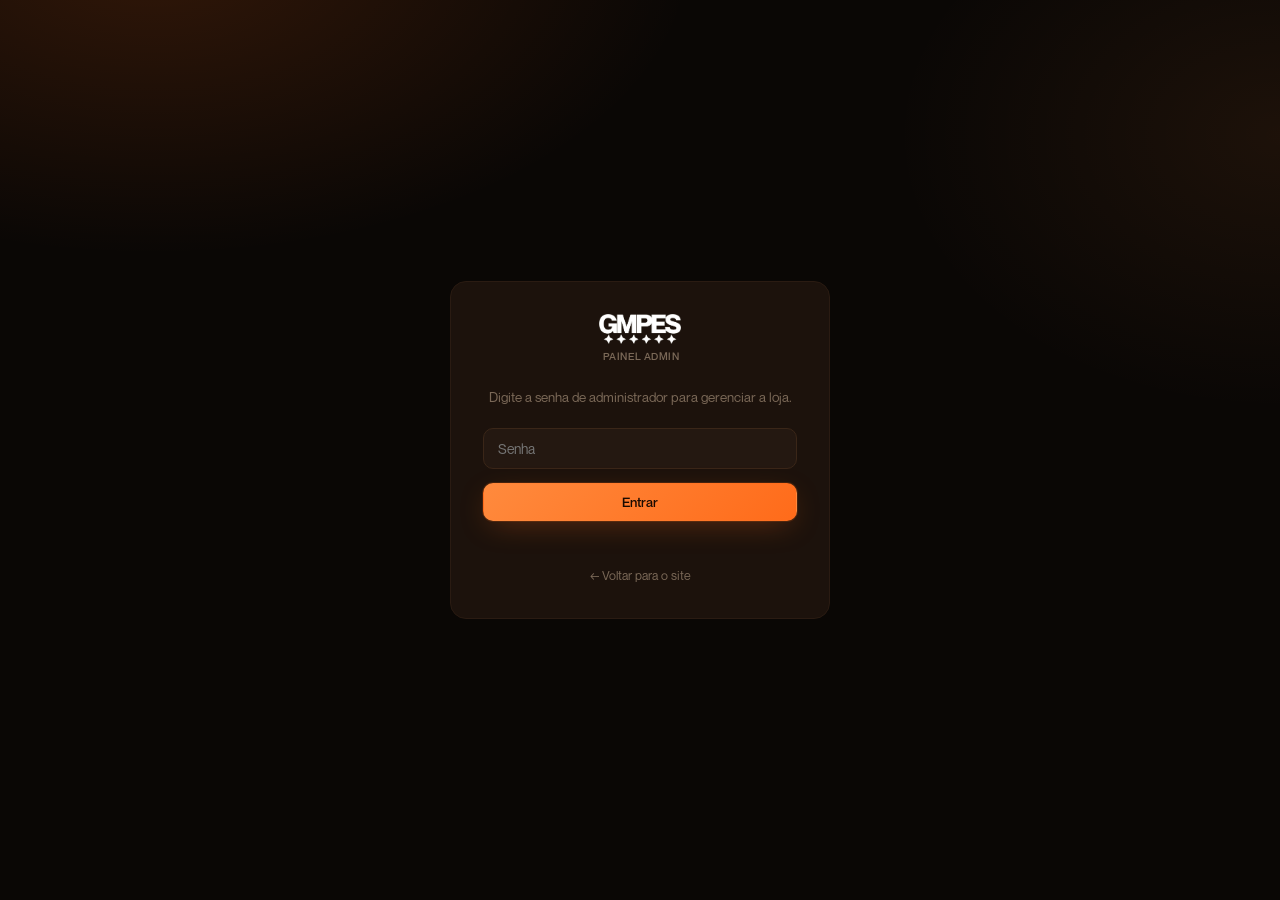
<file: admin.html>
<!DOCTYPE html>
<html lang="pt-BR">
<head>
<meta charset="UTF-8">
<meta name="viewport" content="width=device-width, initial-scale=1.0">
<title>GMPES — Admin</title>
<link rel="icon" href="data:image/svg+xml,<svg xmlns=%22http://www.w3.org/2000/svg%22 viewBox=%220 0 100 100%22><rect width=%22100%22 height=%22100%22 rx=%2222%22 fill=%22%230A0705%22/><text x=%2250%22 y=%2266%22 font-size=%2255%22 font-family=%22Arial%22 font-weight=%22900%22 fill=%22%23FF6B1A%22 text-anchor=%22middle%22>G</text></svg>">
<link rel="stylesheet" href="styles.css">
<link rel="stylesheet" href="admin.css">
</head>
<body class="admin-body">

<div class="bg-glow"></div>

<div id="loginScreen" class="admin-login-screen">
  <div class="admin-login-card">
    <div class="brand" style="align-items:center; margin-bottom:22px;">
      <img src="assets/img/logo-gmpes.png" alt="GMPES" class="brand-logo-img">
      <span class="brand-tag">PAINEL ADMIN</span>
    </div>
    <p class="admin-login-desc">Digite a senha de administrador para gerenciar a loja.</p>
    <input type="password" id="adminPassword" class="admin-input" placeholder="Senha" autocomplete="off">
    <button class="btn btn-primary" id="loginBtn" style="width:100%; justify-content:center; margin-top:14px;">Entrar</button>
    <p class="admin-login-error" id="loginError"></p>
    <a href="index.html" class="admin-back-link">← Voltar para o site</a>
  </div>
</div>

<div id="adminPanel" class="admin-shell" style="display:none;">

  <header class="admin-topbar">
    <div class="brand">
      <img src="assets/img/logo-gmpes.png" alt="GMPES" class="brand-logo-img">
      <span class="brand-tag">PAINEL ADMIN</span>
    </div>
    <div style="display:flex; gap:10px; align-items:center;">
      <a href="index.html" class="btn btn-ghost btn-sm">Ver site</a>
      <button class="btn btn-ghost btn-sm" id="logoutBtn">Sair</button>
    </div>
  </header>

  <nav class="admin-tabs">
    <button class="admin-tab active" data-tab="dashboard">
      <svg viewBox="0 0 24 24" width="16" height="16" fill="none" stroke="currentColor" stroke-width="2"><rect x="3" y="3" width="7" height="9" rx="1.5"/><rect x="14" y="3" width="7" height="5" rx="1.5"/><rect x="14" y="12" width="7" height="9" rx="1.5"/><rect x="3" y="16" width="7" height="5" rx="1.5"/></svg>
      Dashboard
    </button>
    <button class="admin-tab" data-tab="products">
      <svg viewBox="0 0 24 24" width="16" height="16" fill="none" stroke="currentColor" stroke-width="2"><rect x="3" y="3" width="7" height="7" rx="1.5"/><rect x="14" y="3" width="7" height="7" rx="1.5"/><rect x="3" y="14" width="7" height="7" rx="1.5"/><rect x="14" y="14" width="7" height="7" rx="1.5"/></svg>
      Patches
    </button>
  </nav>

  <main class="admin-main">

    <section id="tabDashboard" class="admin-tab-panel">
      <div class="admin-main-head">
        <div>
          <h1 class="admin-title">Visão geral</h1>
          <p class="admin-subtitle">Resumo de vendas e movimentações (dados de teste, sem banco ainda).</p>
        </div>
      </div>

      <div class="admin-kpi-grid">
        <div class="admin-kpi-card admin-kpi-highlight">
          <span class="admin-kpi-label">Faturamento total</span>
          <span class="admin-kpi-value" id="kpiRevenue">R$ 0,00</span>
          <span class="admin-kpi-trend">+ vendas simuladas</span>
        </div>
        <div class="admin-kpi-card">
          <span class="admin-kpi-label">Vendas registradas</span>
          <span class="admin-kpi-value" id="kpiSalesCount">0</span>
          <span class="admin-kpi-trend">últimos 7 dias</span>
        </div>
        <div class="admin-kpi-card">
          <span class="admin-kpi-label">Patches ativos</span>
          <span class="admin-kpi-value" id="kpiProductsCount">0</span>
          <span class="admin-kpi-trend">no catálogo</span>
        </div>
        <div class="admin-kpi-card">
          <span class="admin-kpi-label">Ticket médio</span>
          <span class="admin-kpi-value" id="kpiAvgTicket">R$ 0,00</span>
          <span class="admin-kpi-trend">por venda</span>
        </div>
      </div>

      <div class="admin-dash-grid">
        <div class="admin-panel-card admin-panel-wide">
          <div class="admin-panel-head">
            <h2>Últimas vendas</h2>
            <span class="admin-panel-sub">Movimentações mais recentes</span>
          </div>
          <div id="salesList" class="admin-sales-list"></div>
        </div>

        <div class="admin-panel-card">
          <div class="admin-panel-head">
            <h2>Mais vendidos</h2>
            <span class="admin-panel-sub">Por número de vendas</span>
          </div>
          <div id="topProductsList" class="admin-top-list"></div>
        </div>
      </div>
    </section>

    <section id="tabProducts" class="admin-tab-panel" style="display:none;">
      <div class="admin-main-head">
        <div>
          <h1 class="admin-title">Catálogo de patches</h1>
          <p class="admin-subtitle">Adicione, edite ou remova os patches exibidos no site.</p>
        </div>
        <button class="btn btn-primary" id="newProductBtn">
          <svg viewBox="0 0 24 24" width="16" height="16" fill="none" stroke="currentColor" stroke-width="2.2"><path d="M12 5v14M5 12h14"/></svg>
          Novo patch
        </button>
      </div>

      <div class="admin-table-wrap">
        <table class="admin-table">
          <thead>
            <tr>
              <th></th>
              <th>Nome</th>
              <th>Categoria</th>
              <th>Preço</th>
              <th>Selo</th>
              <th></th>
            </tr>
          </thead>
          <tbody id="adminTableBody"></tbody>
        </table>
        <div class="admin-empty" id="adminEmpty" style="display:none;">
          Nenhum patch cadastrado ainda. Clique em "Novo patch" para começar.
        </div>
      </div>
    </section>

  </main>
</div>

<div class="admin-modal-overlay" id="modalOverlay">
  <div class="admin-modal admin-modal-lg">
    <div class="admin-modal-head">
      <h2 id="modalTitle">Novo patch</h2>
      <button class="admin-modal-close" id="modalClose" aria-label="Fechar">
        <svg viewBox="0 0 24 24" width="18" height="18" fill="none" stroke="currentColor" stroke-width="2"><path d="M6 6l12 12M18 6 6 18"/></svg>
      </button>
    </div>

    <div class="admin-editor-tabs">
      <button class="admin-editor-tab active" data-etab="basic">Informações básicas</button>
      <button class="admin-editor-tab" data-etab="media">Mídia e detalhes</button>
    </div>

    <form id="productForm" class="admin-form">
      <input type="hidden" id="productId">

      <div class="admin-editor-panel" data-epanel="basic">
        <label class="admin-field">
          <span>Nome do patch</span>
          <input type="text" id="fieldName" placeholder="Ex: Patch Conmebol">
        </label>

        <label class="admin-field">
          <span>Categoria</span>
          <input type="text" id="fieldCat" placeholder="Ex: Competições">
        </label>

        <label class="admin-field">
          <span>Descrição curta (aparece em listagens)</span>
          <input type="text" id="fieldShortDesc" placeholder="Ex: Libertadores e Sul-Americana completas.">
        </label>

        <div class="admin-field-row">
          <label class="admin-field">
            <span>Preço (R$)</span>
            <input type="number" id="fieldPrice" step="0.01" min="0" placeholder="14.90">
          </label>
          <label class="admin-field">
            <span>Preço antigo (opcional)</span>
            <input type="number" id="fieldOldPrice" step="0.01" min="0" placeholder="19.90">
          </label>
        </div>

        <label class="admin-field">
          <span>Selo (opcional)</span>
          <input type="text" id="fieldBadge" placeholder="Ex: Disponível, Novo, Oferta">
        </label>

        <div class="admin-field-row">
          <label class="admin-field">
            <span>Versão</span>
            <input type="text" id="fieldVersion" placeholder="1.0">
          </label>
          <label class="admin-field">
            <span>Atualizado em</span>
            <input type="date" id="fieldUpdatedAt">
          </label>
        </div>
      </div>

      <div class="admin-editor-panel" data-epanel="media" style="display:none;">
        <label class="admin-field">
          <span>Imagem de capa (URL ou caminho)</span>
          <input type="text" id="fieldImg" placeholder="assets/patches/conmebol.svg">
        </label>

        <label class="admin-field">
          <span>Descrição completa (página do patch)</span>
          <textarea id="fieldDescription" rows="4" placeholder="Descreva o que o patch atualiza, competições incluídas, etc."></textarea>
        </label>

        <label class="admin-field">
          <span>URL do trailer (YouTube ou vídeo direto)</span>
          <input type="text" id="fieldTrailer" placeholder="https://youtube.com/watch?v=...">
        </label>

        <label class="admin-field">
          <span>Screenshots (uma URL por linha)</span>
          <textarea id="fieldScreenshots" rows="4" placeholder="assets/patches/screen1.jpg&#10;assets/patches/screen2.jpg"></textarea>
        </label>
      </div>

      <div class="admin-form-actions">
        <a id="previewLink" href="#" target="_blank" class="btn btn-ghost admin-preview-link" style="display:none;">
          <svg viewBox="0 0 24 24" width="15" height="15" fill="none" stroke="currentColor" stroke-width="2"><path d="M14 3h7v7"/><path d="M10 14 21 3"/><path d="M21 14v6a1 1 0 0 1-1 1H4a1 1 0 0 1-1-1V4a1 1 0 0 1 1-1h6"/></svg>
          Ver página do patch
        </a>
        <div style="flex:1"></div>
        <button type="button" class="btn btn-ghost" id="cancelBtn">Cancelar</button>
        <button type="submit" class="btn btn-primary">Salvar patch</button>
      </div>
      <p class="admin-form-error" id="formError"></p>
    </form>
  </div>
</div>

<div class="admin-modal-overlay" id="deleteOverlay">
  <div class="admin-modal admin-modal-sm">
    <div class="admin-modal-head">
      <h2>Remover patch</h2>
      <button class="admin-modal-close" id="deleteModalClose" aria-label="Fechar">
        <svg viewBox="0 0 24 24" width="18" height="18" fill="none" stroke="currentColor" stroke-width="2"><path d="M6 6l12 12M18 6 6 18"/></svg>
      </button>
    </div>
    <p class="admin-confirm-text">Tem certeza que deseja remover <strong id="deleteProductName"></strong>? Essa ação não pode ser desfeita.</p>
    <div class="admin-form-actions">
      <button type="button" class="btn btn-ghost" id="deleteCancelBtn">Cancelar</button>
      <button type="button" class="btn btn-danger" id="deleteConfirmBtn">Remover</button>
    </div>
  </div>
</div>

<script src="store.js"></script>
<script src="admin.js"></script>
</body>
</html>
</file>
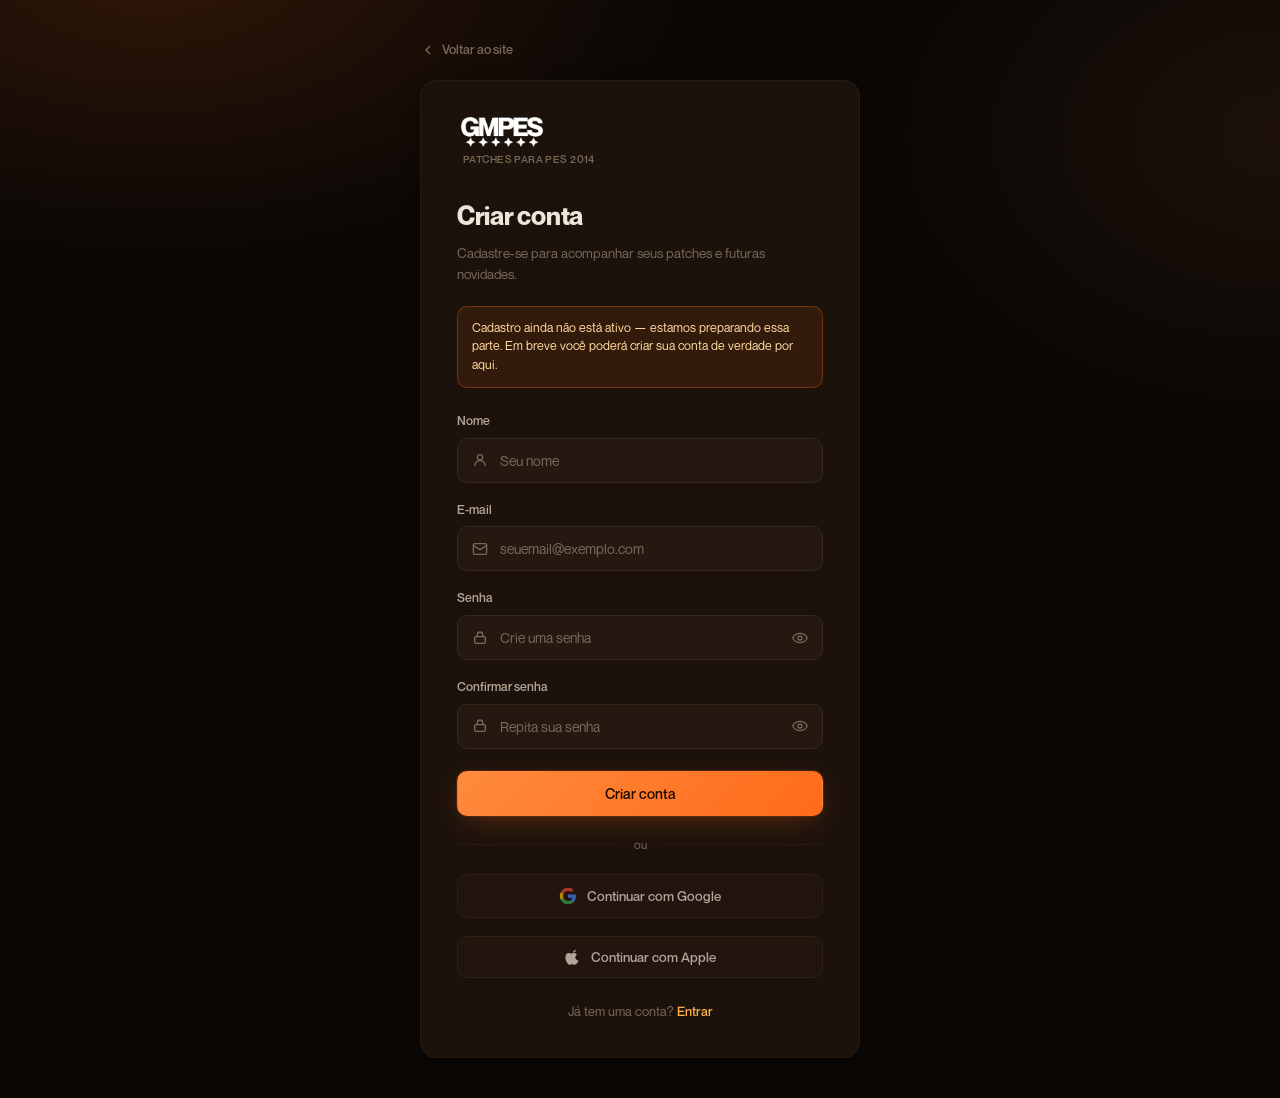
<file: cadastro.html>
<!DOCTYPE html>
<html lang="pt-BR">
<head>
<meta charset="UTF-8">
<meta name="viewport" content="width=device-width, initial-scale=1.0">
<title>Criar conta — GMPES</title>
<link rel="icon" href="data:image/svg+xml,<svg xmlns=%22http://www.w3.org/2000/svg%22 viewBox=%220 0 100 100%22><rect width=%22100%22 height=%22100%22 rx=%2222%22 fill=%22%230A0705%22/><text x=%2250%22 y=%2266%22 font-size=%2255%22 font-family=%22Arial%22 font-weight=%22900%22 fill=%22%23FF6B1A%22 text-anchor=%22middle%22>G</text></svg>">
<link rel="stylesheet" href="styles.css">
<link rel="stylesheet" href="auth.css">
</head>
<body class="auth-body">

<div class="bg-glow"></div>

<div class="auth-shell">
  <a href="index.html" class="auth-back-link">
    <svg viewBox="0 0 24 24" width="16" height="16" fill="none" stroke="currentColor" stroke-width="2.2"><path d="M15 18l-6-6 6-6"/></svg>
    Voltar ao site
  </a>

  <div class="auth-card">
    <div class="brand" style="margin-bottom:28px;">
      <img src="assets/img/logo-gmpes.png" alt="GMPES" class="brand-logo-img">
      <span class="brand-tag">PATCHES PARA PES 2014</span>
    </div>

    <h1 class="auth-title">Criar conta</h1>
    <p class="auth-subtitle">Cadastre-se para acompanhar seus patches e futuras novidades.</p>

    <div class="auth-notice">
      Cadastro ainda não está ativo — estamos preparando essa parte. Em breve você poderá criar sua conta de verdade por aqui.
    </div>

    <form class="auth-form" id="signupForm">
      <label class="auth-field">
        <span>Nome</span>
        <div class="auth-input-wrap">
          <svg viewBox="0 0 24 24" width="16" height="16" fill="none" stroke="currentColor" stroke-width="2"><circle cx="12" cy="8" r="4"/><path d="M4 21a8 8 0 0 1 16 0"/></svg>
          <input type="text" id="signupName" placeholder="Seu nome" autocomplete="name">
        </div>
      </label>

      <label class="auth-field">
        <span>E-mail</span>
        <div class="auth-input-wrap">
          <svg viewBox="0 0 24 24" width="16" height="16" fill="none" stroke="currentColor" stroke-width="2"><rect x="2" y="4" width="20" height="16" rx="2"/><path d="m2 7 10 6 10-6"/></svg>
          <input type="email" id="signupEmail" placeholder="seuemail@exemplo.com" autocomplete="email">
        </div>
      </label>

      <label class="auth-field">
        <span>Senha</span>
        <div class="auth-input-wrap">
          <svg viewBox="0 0 24 24" width="16" height="16" fill="none" stroke="currentColor" stroke-width="2"><rect x="4" y="10" width="16" height="10" rx="2"/><path d="M8 10V7a4 4 0 0 1 8 0v3"/></svg>
          <input type="password" id="signupPassword" placeholder="Crie uma senha" autocomplete="new-password">
          <button type="button" class="auth-toggle-visibility" data-target="signupPassword" aria-label="Mostrar senha">
            <svg viewBox="0 0 24 24" width="16" height="16" fill="none" stroke="currentColor" stroke-width="2"><path d="M1 12s4-7 11-7 11 7 11 7-4 7-11 7-11-7-11-7Z"/><circle cx="12" cy="12" r="3"/></svg>
          </button>
        </div>
      </label>

      <label class="auth-field">
        <span>Confirmar senha</span>
        <div class="auth-input-wrap">
          <svg viewBox="0 0 24 24" width="16" height="16" fill="none" stroke="currentColor" stroke-width="2"><rect x="4" y="10" width="16" height="10" rx="2"/><path d="M8 10V7a4 4 0 0 1 8 0v3"/></svg>
          <input type="password" id="signupPasswordConfirm" placeholder="Repita sua senha" autocomplete="new-password">
          <button type="button" class="auth-toggle-visibility" data-target="signupPasswordConfirm" aria-label="Mostrar senha">
            <svg viewBox="0 0 24 24" width="16" height="16" fill="none" stroke="currentColor" stroke-width="2"><path d="M1 12s4-7 11-7 11 7 11 7-4 7-11 7-11-7-11-7Z"/><circle cx="12" cy="12" r="3"/></svg>
          </button>
        </div>
      </label>

      <button type="submit" class="btn btn-primary auth-submit-btn">Criar conta</button>

      <div class="auth-divider"><span>ou</span></div>

      <button type="button" class="auth-social-btn" disabled>
        <svg viewBox="0 0 24 24" width="18" height="18"><path fill="#4285F4" d="M22.56 12.25c0-.78-.07-1.53-.2-2.25H12v4.26h5.92a5.06 5.06 0 0 1-2.2 3.32v2.77h3.57c2.08-1.92 3.28-4.74 3.28-8.1Z"/><path fill="#34A853" d="M12 23c2.97 0 5.46-.98 7.28-2.66l-3.57-2.77c-.99.66-2.25 1.06-3.71 1.06-2.86 0-5.29-1.93-6.16-4.53H2.18v2.85A11 11 0 0 0 12 23Z"/><path fill="#FBBC05" d="M5.84 14.09A6.6 6.6 0 0 1 5.5 12c0-.73.13-1.43.34-2.09V7.06H2.18A11 11 0 0 0 1 12c0 1.78.43 3.46 1.18 4.94l3.66-2.85Z"/><path fill="#EA4335" d="M12 5.38c1.62 0 3.06.56 4.21 1.64l3.15-3.15C17.45 2.09 14.97 1 12 1a11 11 0 0 0-9.82 6.06l3.66 2.85c.87-2.6 3.3-4.53 6.16-4.53Z"/></svg>
        Continuar com Google
      </button>
      <button type="button" class="auth-social-btn" disabled>
        <svg viewBox="0 0 24 24" width="16" height="16" fill="currentColor"><path d="M16.365 1.43c0 1.14-.415 2.07-1.246 2.79-.933.833-2.056 1.284-3.056 1.216-.126-1.075.42-2.207 1.212-2.94.86-.797 2.336-1.402 3.09-1.066ZM20.24 17.53c-.53 1.226-.78 1.77-1.464 2.85-.955 1.51-2.304 3.39-3.973 3.404-1.483.014-1.865-.964-3.877-.953-2.013.011-2.435.97-3.918.956-1.67-.017-2.945-1.712-3.9-3.222C.93 17.44-.14 12.34 1.393 9.038c.792-1.71 2.226-2.897 3.777-2.911 1.484-.014 2.882 1 3.878 1 .995 0 2.708-1.237 4.567-1.056.777.033 2.96.315 4.36 2.373-3.55 1.95-2.99 6.6-.176 8.087Z"/></svg>
        Continuar com Apple
      </button>
    </form>

    <p class="auth-switch">Já tem uma conta? <a href="login.html">Entrar</a></p>
  </div>
</div>

<script src="auth.js"></script>
</body>
</html>
</file>
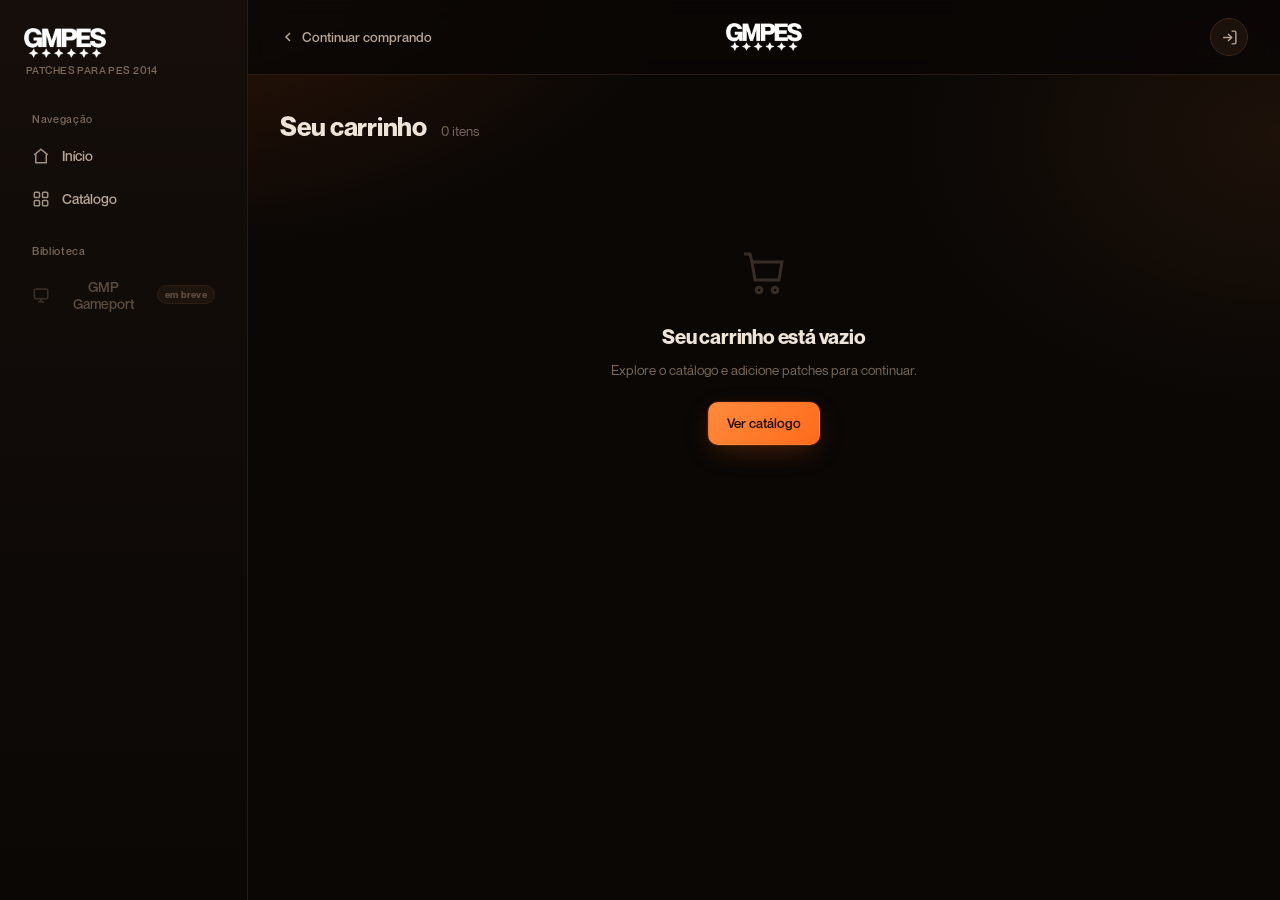
<file: carrinho.html>
<!DOCTYPE html>
<html lang="pt-BR">
<head>
<meta charset="UTF-8">
<meta name="viewport" content="width=device-width, initial-scale=1.0">
<title>Carrinho — GMPES</title>
<link rel="icon" href="data:image/svg+xml,<svg xmlns=%22http://www.w3.org/2000/svg%22 viewBox=%220 0 100 100%22><rect width=%22100%22 height=%22100%22 rx=%2222%22 fill=%22%230A0705%22/><text x=%2250%22 y=%2266%22 font-size=%2255%22 font-family=%22Arial%22 font-weight=%22900%22 fill=%22%23FF6B1A%22 text-anchor=%22middle%22>G</text></svg>">
<link rel="stylesheet" href="styles.css">
<link rel="stylesheet" href="cart-pages.css">
</head>
<body>

<div class="bg-glow"></div>
<div class="sidebar-overlay" id="overlay"></div>

<div class="shell">

  <aside class="sidebar" id="sidebar">
    <div class="brand">
      <img src="assets/img/logo-gmpes.png" alt="GMPES" class="brand-logo-img">
      <span class="brand-tag">PATCHES PARA PES 2014</span>
    </div>

    <nav>
      <div class="nav-group-label">Navegação</div>
      <ul class="nav-list">
        <li><a class="nav-link" href="index.html#inicio">
          <svg viewBox="0 0 24 24" fill="none" stroke="currentColor" stroke-width="2"><path d="M3 10.5 12 3l9 7.5"/><path d="M5 9.5V21h14V9.5"/></svg>
          Início
        </a></li>
        <li><a class="nav-link" href="index.html#catalogo">
          <svg viewBox="0 0 24 24" fill="none" stroke="currentColor" stroke-width="2"><rect x="3" y="3" width="7" height="7" rx="1.5"/><rect x="14" y="3" width="7" height="7" rx="1.5"/><rect x="3" y="14" width="7" height="7" rx="1.5"/><rect x="14" y="14" width="7" height="7" rx="1.5"/></svg>
          Catálogo
        </a></li>
      </ul>

      <div class="nav-group-label" style="margin-top:24px;">Biblioteca</div>
      <ul class="nav-list">
        <li>
          <button class="nav-link nav-link-disabled" disabled title="Em desenvolvimento">
            <svg viewBox="0 0 24 24" fill="none" stroke="currentColor" stroke-width="2"><rect x="3" y="4" width="18" height="13" rx="2"/><path d="M8 21h8M12 17v4"/></svg>
            GMP Gameport
            <span class="nav-soon">em breve</span>
          </button>
        </li>
      </ul>
    </nav>
  </aside>

  <div class="main">

    <header class="topbar">
      <div style="display:flex; align-items:center; gap:14px;">
        <button class="menu-toggle" id="menuToggle" aria-label="Abrir menu">
          <svg viewBox="0 0 24 24" fill="none" stroke="currentColor" stroke-width="2"><path d="M3 6h18M3 12h18M3 18h18"/></svg>
        </button>
        <a href="index.html#catalogo" class="patch-back-link">
          <svg viewBox="0 0 24 24" width="16" height="16" fill="none" stroke="currentColor" stroke-width="2.2"><path d="M15 18l-6-6 6-6"/></svg>
          <span>Continuar comprando</span>
        </a>
      </div>
      <a href="index.html#inicio" class="topbar-logo">
        <img src="assets/img/logo-gmpes.png" alt="GMPES">
      </a>
      <div class="topbar-actions">
        <a href="login.html" class="icon-btn" aria-label="Entrar">
          <svg viewBox="0 0 24 24" fill="none" stroke="currentColor" stroke-width="2"><path d="M15 3h4a2 2 0 0 1 2 2v14a2 2 0 0 1-2 2h-4"/><path d="M10 17l5-5-5-5"/><path d="M15 12H3"/></svg>
        </a>
      </div>
    </header>

    <main class="cart-page">
      <div class="cart-page-head">
        <h1 class="cart-page-title">Seu carrinho</h1>
        <span class="cart-page-count" id="cartPageCount">0 itens</span>
      </div>

      <div id="cartLayout" class="cart-layout">
        <div class="cart-items-col">
          <div class="cart-items-card">
            <div class="cart-items-head">
              <span>Produto</span>
              <span class="cart-col-qty">Quantidade</span>
              <span class="cart-col-price">Preço</span>
              <span></span>
            </div>
            <div id="cartItemsList"></div>
          </div>
        </div>

        <div class="cart-summary-col">
          <div class="cart-summary-card">
            <h2>Cupom</h2>
            <div class="cart-coupon-row">
              <input type="text" id="couponInput" placeholder="Digite o cupom">
              <button class="btn btn-ghost btn-sm" id="couponApplyBtn">Aplicar</button>
            </div>
            <p class="cart-coupon-note" id="couponNote"></p>

            <div class="cart-summary-divider"></div>

            <div class="cart-summary-row">
              <span>Subtotal</span>
              <span id="summarySubtotal">R$ 0,00</span>
            </div>
            <div class="cart-summary-row">
              <span>Desconto</span>
              <span id="summaryDiscount">R$ 0,00</span>
            </div>
            <div class="cart-summary-row cart-summary-total">
              <span>Total</span>
              <span id="summaryTotal">R$ 0,00</span>
            </div>

            <button class="btn btn-primary cart-checkout-btn" id="checkoutBtn">Ir para o pagamento</button>
            <p class="cart-login-note">Você precisa estar logado para finalizar a compra.</p>
          </div>
        </div>
      </div>

      <div id="cartEmpty" class="cart-empty" style="display:none;">
        <svg viewBox="0 0 24 24" width="48" height="48" fill="none" stroke="currentColor" stroke-width="1.5"><path d="M6 6h15l-1.5 9h-12L6 6Z"/><path d="M6 6 5 2H2"/><circle cx="9.5" cy="20" r="1.4"/><circle cx="17.5" cy="20" r="1.4"/></svg>
        <h2>Seu carrinho está vazio</h2>
        <p>Explore o catálogo e adicione patches para continuar.</p>
        <a href="index.html#catalogo" class="btn btn-primary">Ver catálogo</a>
      </div>
    </main>

  </div>
</div>

<script src="store.js"></script>
<script src="cart.js"></script>
<script src="carrinho.js"></script>
</body>
</html>
</file>
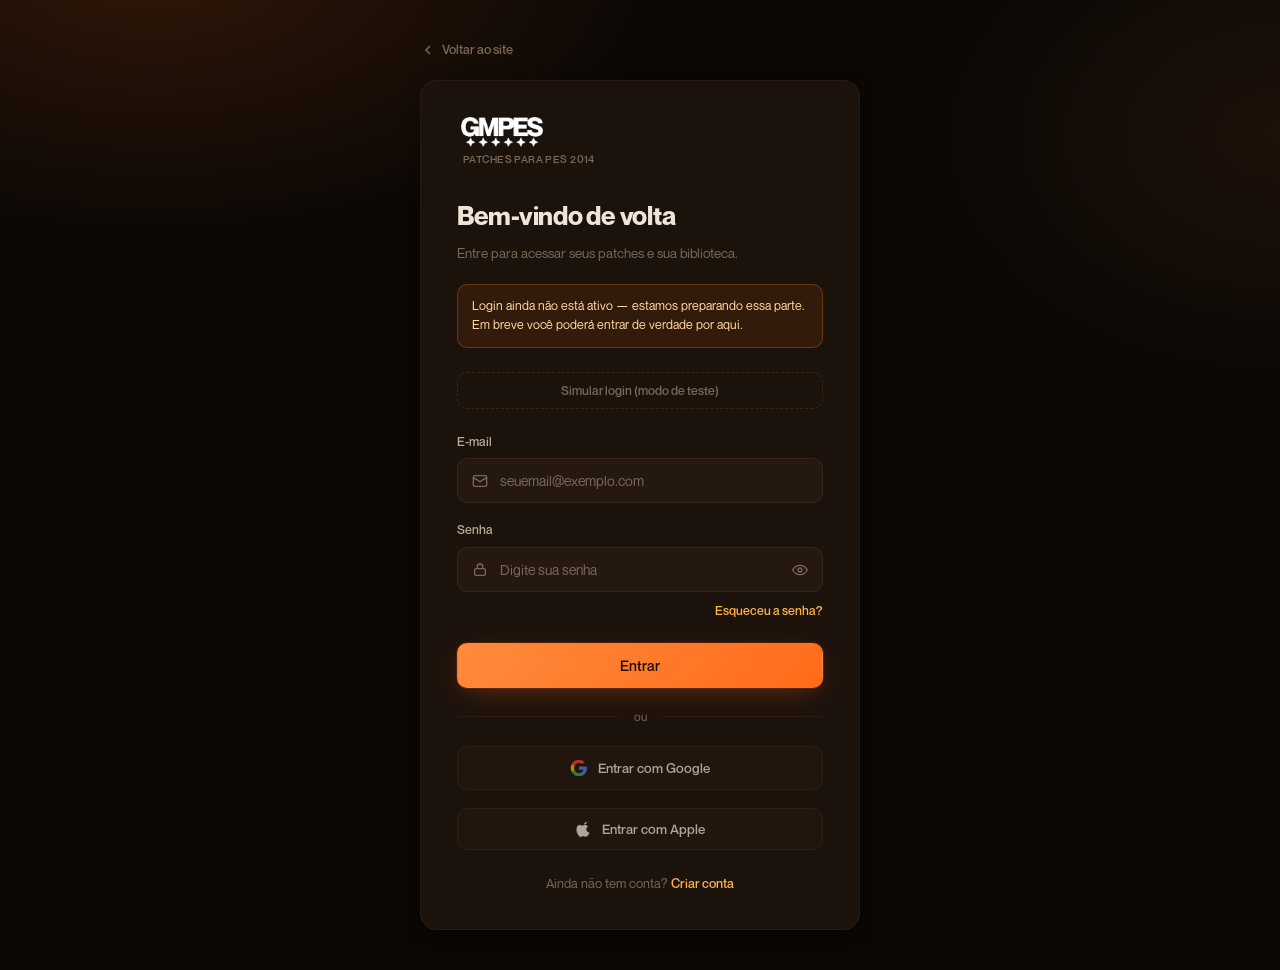
<file: checkout.html>
<!DOCTYPE html>
<html lang="pt-BR">
<head>
<meta charset="UTF-8">
<meta name="viewport" content="width=device-width, initial-scale=1.0">
<title>Pagamento — GMPES</title>
<link rel="icon" href="data:image/svg+xml,<svg xmlns=%22http://www.w3.org/2000/svg%22 viewBox=%220 0 100 100%22><rect width=%22100%22 height=%22100%22 rx=%2222%22 fill=%22%230A0705%22/><text x=%2250%22 y=%2266%22 font-size=%2255%22 font-family=%22Arial%22 font-weight=%22900%22 fill=%22%23FF6B1A%22 text-anchor=%22middle%22>G</text></svg>">
<link rel="stylesheet" href="styles.css">
<link rel="stylesheet" href="cart-pages.css">
</head>
<body>

<div class="bg-glow"></div>
<div class="sidebar-overlay" id="overlay"></div>

<div class="shell">

  <aside class="sidebar" id="sidebar">
    <div class="brand">
      <img src="assets/img/logo-gmpes.png" alt="GMPES" class="brand-logo-img">
      <span class="brand-tag">PATCHES PARA PES 2014</span>
    </div>

    <nav>
      <div class="nav-group-label">Navegação</div>
      <ul class="nav-list">
        <li><a class="nav-link" href="index.html#inicio">
          <svg viewBox="0 0 24 24" fill="none" stroke="currentColor" stroke-width="2"><path d="M3 10.5 12 3l9 7.5"/><path d="M5 9.5V21h14V9.5"/></svg>
          Início
        </a></li>
        <li><a class="nav-link" href="index.html#catalogo">
          <svg viewBox="0 0 24 24" fill="none" stroke="currentColor" stroke-width="2"><rect x="3" y="3" width="7" height="7" rx="1.5"/><rect x="14" y="3" width="7" height="7" rx="1.5"/><rect x="3" y="14" width="7" height="7" rx="1.5"/><rect x="14" y="14" width="7" height="7" rx="1.5"/></svg>
          Catálogo
        </a></li>
      </ul>

      <div class="nav-group-label" style="margin-top:24px;">Biblioteca</div>
      <ul class="nav-list">
        <li>
          <button class="nav-link nav-link-disabled" disabled title="Em desenvolvimento">
            <svg viewBox="0 0 24 24" fill="none" stroke="currentColor" stroke-width="2"><rect x="3" y="4" width="18" height="13" rx="2"/><path d="M8 21h8M12 17v4"/></svg>
            GMP Gameport
            <span class="nav-soon">em breve</span>
          </button>
        </li>
      </ul>
    </nav>
  </aside>

  <div class="main">

    <header class="topbar">
      <div style="display:flex; align-items:center; gap:14px;">
        <button class="menu-toggle" id="menuToggle" aria-label="Abrir menu">
          <svg viewBox="0 0 24 24" fill="none" stroke="currentColor" stroke-width="2"><path d="M3 6h18M3 12h18M3 18h18"/></svg>
        </button>
        <a href="carrinho.html" class="patch-back-link">
          <svg viewBox="0 0 24 24" width="16" height="16" fill="none" stroke="currentColor" stroke-width="2.2"><path d="M15 18l-6-6 6-6"/></svg>
          <span>Voltar ao carrinho</span>
        </a>
      </div>
      <a href="index.html#inicio" class="topbar-logo">
        <img src="assets/img/logo-gmpes.png" alt="GMPES">
      </a>
      <div class="topbar-actions"></div>
    </header>

    <main class="cart-page">
      <div class="cart-page-head">
        <h1 class="cart-page-title">Pagamento</h1>
      </div>

      <div id="checkoutLayout" class="checkout-layout">
        <div>
          <div class="checkout-card">
            <h2>Forma de pagamento</h2>
            <div class="payment-methods" id="paymentMethods">
              <label class="payment-method selected" data-method="pix">
                <input type="radio" name="payment" value="pix" checked>
                <span class="payment-method-radio"></span>
                <span class="payment-method-icon">
                  <svg viewBox="0 0 24 24" fill="none" stroke="currentColor" stroke-width="2"><path d="M12 3v4M12 17v4M3 12h4M17 12h4"/><rect x="8" y="8" width="8" height="8" rx="2" transform="rotate(45 12 12)"/></svg>
                </span>
                <span>
                  <span class="payment-method-name">PIX</span>
                  <span class="payment-method-desc">Aprovação imediata</span>
                </span>
              </label>

              <label class="payment-method" data-method="card">
                <input type="radio" name="payment" value="card">
                <span class="payment-method-radio"></span>
                <span class="payment-method-icon">
                  <svg viewBox="0 0 24 24" fill="none" stroke="currentColor" stroke-width="2"><rect x="2" y="5" width="20" height="14" rx="2"/><path d="M2 10h20"/></svg>
                </span>
                <span>
                  <span class="payment-method-name">Cartão de crédito</span>
                  <span class="payment-method-desc">Visa, Mastercard e mais</span>
                </span>
              </label>

              <label class="payment-method" data-method="boleto">
                <input type="radio" name="payment" value="boleto">
                <span class="payment-method-radio"></span>
                <span class="payment-method-icon">
                  <svg viewBox="0 0 24 24" fill="none" stroke="currentColor" stroke-width="2"><path d="M4 4v16M8 4v16M12 4v16M16 4v16M20 4v16" stroke-dasharray="1 3"/></svg>
                </span>
                <span>
                  <span class="payment-method-name">Boleto</span>
                  <span class="payment-method-desc">Compensação em até 2 dias úteis</span>
                </span>
              </label>
            </div>
          </div>
        </div>

        <div>
          <div class="checkout-card">
            <h2>Resumo do pedido</h2>
            <div class="checkout-summary-list" id="checkoutSummaryList"></div>
            <div class="cart-summary-divider"></div>
            <div class="cart-summary-row">
              <span>Subtotal</span>
              <span id="checkoutSubtotal">R$ 0,00</span>
            </div>
            <div class="cart-summary-row">
              <span>Desconto</span>
              <span id="checkoutDiscount">R$ 0,00</span>
            </div>
            <div class="cart-summary-row cart-summary-total">
              <span>Total</span>
              <span id="checkoutTotal">R$ 0,00</span>
            </div>
            <button class="btn btn-primary checkout-finish-btn" id="finishBtn">Finalizar compra</button>
          </div>
        </div>
      </div>

      <div id="checkoutEmpty" class="cart-empty" style="display:none;">
        <svg viewBox="0 0 24 24" width="48" height="48" fill="none" stroke="currentColor" stroke-width="1.5"><path d="M6 6h15l-1.5 9h-12L6 6Z"/><path d="M6 6 5 2H2"/><circle cx="9.5" cy="20" r="1.4"/><circle cx="17.5" cy="20" r="1.4"/></svg>
        <h2>Seu carrinho está vazio</h2>
        <p>Adicione patches ao carrinho antes de ir para o pagamento.</p>
        <a href="index.html#catalogo" class="btn btn-primary">Ver catálogo</a>
      </div>
    </main>

  </div>
</div>

<script src="store.js"></script>
<script src="cart.js"></script>
<script src="checkout.js"></script>
</body>
</html>
</file>
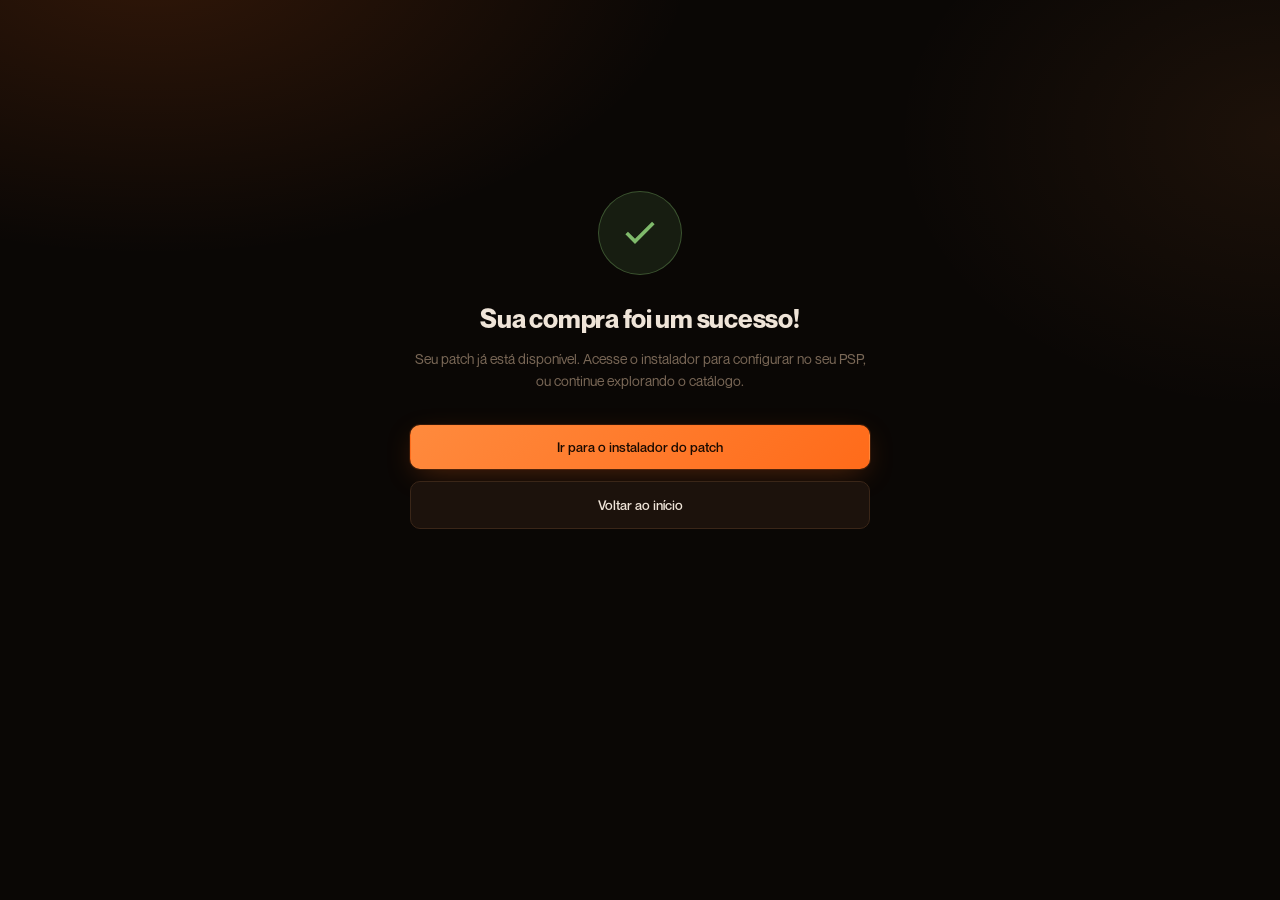
<file: confirmacao.html>
<!DOCTYPE html>
<html lang="pt-BR">
<head>
<meta charset="UTF-8">
<meta name="viewport" content="width=device-width, initial-scale=1.0">
<title>Compra confirmada — GMPES</title>
<link rel="icon" href="data:image/svg+xml,<svg xmlns=%22http://www.w3.org/2000/svg%22 viewBox=%220 0 100 100%22><rect width=%22100%22 height=%22100%22 rx=%2222%22 fill=%22%230A0705%22/><text x=%2250%22 y=%2266%22 font-size=%2255%22 font-family=%22Arial%22 font-weight=%22900%22 fill=%22%23FF6B1A%22 text-anchor=%22middle%22>G</text></svg>">
<link rel="stylesheet" href="styles.css">
<link rel="stylesheet" href="cart-pages.css">
</head>
<body>

<div class="bg-glow"></div>

<div class="confirmation-page">
  <div class="confirmation-card">
    <div class="confirmation-icon">
      <svg viewBox="0 0 24 24" fill="none" stroke="currentColor" stroke-width="2.2"><path d="M20 6 9 17l-5-5"/></svg>
    </div>
    <h1 class="confirmation-title">Sua compra foi um sucesso!</h1>
    <p class="confirmation-desc">Seu patch já está disponível. Acesse o instalador para configurar no seu PSP, ou continue explorando o catálogo.</p>
    <div class="confirmation-actions">
      <button class="btn btn-primary" id="installerBtn">Ir para o instalador do patch</button>
      <a href="index.html#inicio" class="btn btn-ghost">Voltar ao início</a>
    </div>
  </div>
</div>

<script>
document.getElementById("installerBtn").addEventListener("click", () => {
  alert("O instalador do GMP Gameport ainda está em desenvolvimento. Em breve você poderá instalar seus patches por aqui.");
});
</script>
</body>
</html>
</file>
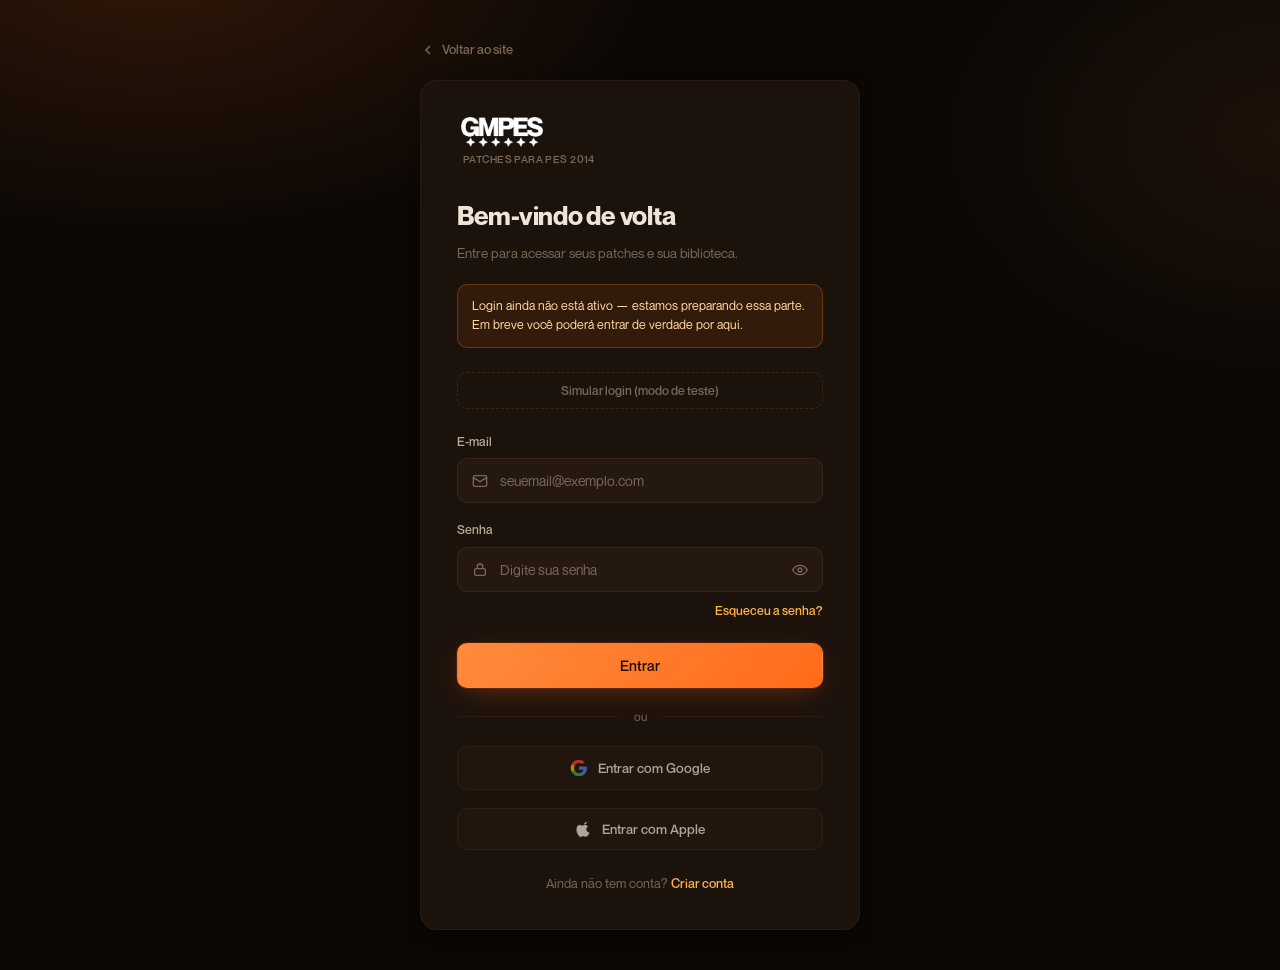
<file: login.html>
<!DOCTYPE html>
<html lang="pt-BR">
<head>
<meta charset="UTF-8">
<meta name="viewport" content="width=device-width, initial-scale=1.0">
<title>Entrar — GMPES</title>
<link rel="icon" href="data:image/svg+xml,<svg xmlns=%22http://www.w3.org/2000/svg%22 viewBox=%220 0 100 100%22><rect width=%22100%22 height=%22100%22 rx=%2222%22 fill=%22%230A0705%22/><text x=%2250%22 y=%2266%22 font-size=%2255%22 font-family=%22Arial%22 font-weight=%22900%22 fill=%22%23FF6B1A%22 text-anchor=%22middle%22>G</text></svg>">
<link rel="stylesheet" href="styles.css">
<link rel="stylesheet" href="auth.css">
</head>
<body class="auth-body">

<div class="bg-glow"></div>

<div class="auth-shell">
  <a href="index.html" class="auth-back-link">
    <svg viewBox="0 0 24 24" width="16" height="16" fill="none" stroke="currentColor" stroke-width="2.2"><path d="M15 18l-6-6 6-6"/></svg>
    Voltar ao site
  </a>

  <div class="auth-card">
    <div class="brand" style="margin-bottom:28px;">
      <img src="assets/img/logo-gmpes.png" alt="GMPES" class="brand-logo-img">
      <span class="brand-tag">PATCHES PARA PES 2014</span>
    </div>

    <h1 class="auth-title">Bem-vindo de volta</h1>
    <p class="auth-subtitle">Entre para acessar seus patches e sua biblioteca.</p>

    <div class="auth-notice">
      Login ainda não está ativo — estamos preparando essa parte. Em breve você poderá entrar de verdade por aqui.
    </div>

    <button type="button" class="btn btn-ghost auth-dev-btn" id="devLoginBtn">
      Simular login (modo de teste)
    </button>

    <form class="auth-form" id="loginForm">
      <label class="auth-field">
        <span>E-mail</span>
        <div class="auth-input-wrap">
          <svg viewBox="0 0 24 24" width="16" height="16" fill="none" stroke="currentColor" stroke-width="2"><rect x="2" y="4" width="20" height="16" rx="2"/><path d="m2 7 10 6 10-6"/></svg>
          <input type="email" id="loginEmail" placeholder="seuemail@exemplo.com" autocomplete="email">
        </div>
      </label>

      <label class="auth-field">
        <span>Senha</span>
        <div class="auth-input-wrap">
          <svg viewBox="0 0 24 24" width="16" height="16" fill="none" stroke="currentColor" stroke-width="2"><rect x="4" y="10" width="16" height="10" rx="2"/><path d="M8 10V7a4 4 0 0 1 8 0v3"/></svg>
          <input type="password" id="loginPassword" placeholder="Digite sua senha" autocomplete="current-password">
          <button type="button" class="auth-toggle-visibility" data-target="loginPassword" aria-label="Mostrar senha">
            <svg viewBox="0 0 24 24" width="16" height="16" fill="none" stroke="currentColor" stroke-width="2"><path d="M1 12s4-7 11-7 11 7 11 7-4 7-11 7-11-7-11-7Z"/><circle cx="12" cy="12" r="3"/></svg>
          </button>
        </div>
      </label>

      <a href="#" class="auth-forgot-link">Esqueceu a senha?</a>

      <button type="submit" class="btn btn-primary auth-submit-btn">Entrar</button>

      <div class="auth-divider"><span>ou</span></div>

      <button type="button" class="auth-social-btn" disabled>
        <svg viewBox="0 0 24 24" width="18" height="18"><path fill="#4285F4" d="M22.56 12.25c0-.78-.07-1.53-.2-2.25H12v4.26h5.92a5.06 5.06 0 0 1-2.2 3.32v2.77h3.57c2.08-1.92 3.28-4.74 3.28-8.1Z"/><path fill="#34A853" d="M12 23c2.97 0 5.46-.98 7.28-2.66l-3.57-2.77c-.99.66-2.25 1.06-3.71 1.06-2.86 0-5.29-1.93-6.16-4.53H2.18v2.85A11 11 0 0 0 12 23Z"/><path fill="#FBBC05" d="M5.84 14.09A6.6 6.6 0 0 1 5.5 12c0-.73.13-1.43.34-2.09V7.06H2.18A11 11 0 0 0 1 12c0 1.78.43 3.46 1.18 4.94l3.66-2.85Z"/><path fill="#EA4335" d="M12 5.38c1.62 0 3.06.56 4.21 1.64l3.15-3.15C17.45 2.09 14.97 1 12 1a11 11 0 0 0-9.82 6.06l3.66 2.85c.87-2.6 3.3-4.53 6.16-4.53Z"/></svg>
        Entrar com Google
      </button>
      <button type="button" class="auth-social-btn" disabled>
        <svg viewBox="0 0 24 24" width="16" height="16" fill="currentColor"><path d="M16.365 1.43c0 1.14-.415 2.07-1.246 2.79-.933.833-2.056 1.284-3.056 1.216-.126-1.075.42-2.207 1.212-2.94.86-.797 2.336-1.402 3.09-1.066ZM20.24 17.53c-.53 1.226-.78 1.77-1.464 2.85-.955 1.51-2.304 3.39-3.973 3.404-1.483.014-1.865-.964-3.877-.953-2.013.011-2.435.97-3.918.956-1.67-.017-2.945-1.712-3.9-3.222C.93 17.44-.14 12.34 1.393 9.038c.792-1.71 2.226-2.897 3.777-2.911 1.484-.014 2.882 1 3.878 1 .995 0 2.708-1.237 4.567-1.056.777.033 2.96.315 4.36 2.373-3.55 1.95-2.99 6.6-.176 8.087Z"/></svg>
        Entrar com Apple
      </button>
    </form>

    <p class="auth-switch">Ainda não tem conta? <a href="cadastro.html">Criar conta</a></p>
  </div>
</div>

<script src="cart.js"></script>
<script src="auth.js"></script>
</body>
</html>
</file>
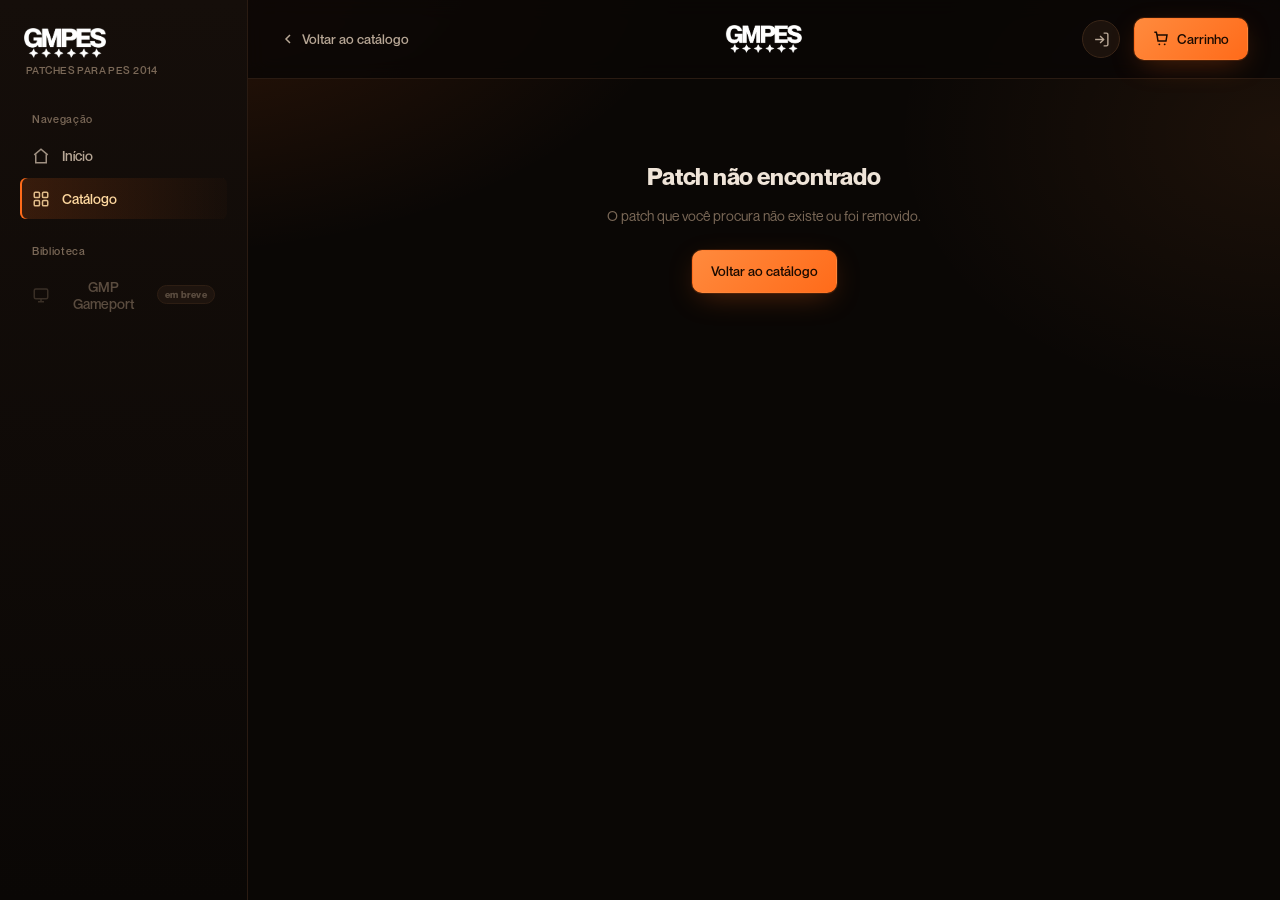
<file: patch.html>
<!DOCTYPE html>
<html lang="pt-BR">
<head>
<meta charset="UTF-8">
<meta name="viewport" content="width=device-width, initial-scale=1.0">
<title>GMPES — Detalhes do patch</title>
<link rel="icon" href="data:image/svg+xml,<svg xmlns=%22http://www.w3.org/2000/svg%22 viewBox=%220 0 100 100%22><rect width=%22100%22 height=%22100%22 rx=%2222%22 fill=%22%230A0705%22/><text x=%2250%22 y=%2266%22 font-size=%2255%22 font-family=%22Arial%22 font-weight=%22900%22 fill=%22%23FF6B1A%22 text-anchor=%22middle%22>G</text></svg>">
<link rel="stylesheet" href="styles.css">
<link rel="stylesheet" href="patch.css">
</head>
<body>

<div class="bg-glow"></div>
<div class="sidebar-overlay" id="overlay"></div>

<div class="shell">

  <aside class="sidebar" id="sidebar">
    <div class="brand">
      <img src="assets/img/logo-gmpes.png" alt="GMPES" class="brand-logo-img">
      <span class="brand-tag">PATCHES PARA PES 2014</span>
    </div>

    <nav>
      <div class="nav-group-label">Navegação</div>
      <ul class="nav-list">
        <li><a class="nav-link" href="index.html#inicio">
          <svg viewBox="0 0 24 24" fill="none" stroke="currentColor" stroke-width="2"><path d="M3 10.5 12 3l9 7.5"/><path d="M5 9.5V21h14V9.5"/></svg>
          Início
        </a></li>
        <li><a class="nav-link active" href="index.html#catalogo">
          <svg viewBox="0 0 24 24" fill="none" stroke="currentColor" stroke-width="2"><rect x="3" y="3" width="7" height="7" rx="1.5"/><rect x="14" y="3" width="7" height="7" rx="1.5"/><rect x="3" y="14" width="7" height="7" rx="1.5"/><rect x="14" y="14" width="7" height="7" rx="1.5"/></svg>
          Catálogo
        </a></li>
      </ul>

      <div class="nav-group-label" style="margin-top:24px;">Biblioteca</div>
      <ul class="nav-list">
        <li>
          <button class="nav-link nav-link-disabled" disabled title="Em desenvolvimento">
            <svg viewBox="0 0 24 24" fill="none" stroke="currentColor" stroke-width="2"><rect x="3" y="4" width="18" height="13" rx="2"/><path d="M8 21h8M12 17v4"/></svg>
            GMP Gameport
            <span class="nav-soon">em breve</span>
          </button>
        </li>
      </ul>
    </nav>
  </aside>

  <div class="main">

    <header class="topbar">
      <div style="display:flex; align-items:center; gap:14px;">
        <button class="menu-toggle" id="menuToggle" aria-label="Abrir menu">
          <svg viewBox="0 0 24 24" fill="none" stroke="currentColor" stroke-width="2"><path d="M3 6h18M3 12h18M3 18h18"/></svg>
        </button>
        <a href="index.html#catalogo" class="patch-back-link">
          <svg viewBox="0 0 24 24" width="16" height="16" fill="none" stroke="currentColor" stroke-width="2.2"><path d="M15 18l-6-6 6-6"/></svg>
          <span>Voltar ao catálogo</span>
        </a>
      </div>
      <a href="index.html#inicio" class="topbar-logo">
        <img src="assets/img/logo-gmpes.png" alt="GMPES">
      </a>
      <div class="topbar-actions">
        <a href="login.html" class="icon-btn" aria-label="Entrar">
          <svg viewBox="0 0 24 24" fill="none" stroke="currentColor" stroke-width="2"><path d="M15 3h4a2 2 0 0 1 2 2v14a2 2 0 0 1-2 2h-4"/><path d="M10 17l5-5-5-5"/><path d="M15 12H3"/></svg>
        </a>
        <a href="carrinho.html" class="btn btn-primary cart-btn">
          <svg viewBox="0 0 24 24" width="16" height="16" fill="none" stroke="currentColor" stroke-width="2.2"><path d="M6 6h15l-1.5 9h-12L6 6Z"/><path d="M6 6 5 2H2"/><circle cx="9.5" cy="20" r="1.4" fill="currentColor" stroke="none"/><circle cx="17.5" cy="20" r="1.4" fill="currentColor" stroke="none"/></svg>
          <span>Carrinho</span>
          <span class="cart-count" id="cartCount" style="display:none;">0</span>
        </a>
      </div>
    </header>

    <main id="patchContent" class="patch-content"></main>
    <div id="patchNotFound" class="patch-not-found" style="display:none;">
      <h1>Patch não encontrado</h1>
      <p>O patch que você procura não existe ou foi removido.</p>
      <a href="index.html#catalogo" class="btn btn-primary">Voltar ao catálogo</a>
    </div>

  </div>
</div>

<script src="store.js"></script>
<script src="cart.js"></script>
<script src="patch.js"></script>
</body>
</html>
</file>
<file: styles.css>
@font-face{
  font-family: "Neue Montreal";
  src: url("assets/fonts/NeueMontreal-Light.woff") format("woff");
  font-weight: 300;
  font-style: normal;
  font-display: swap;
}
@font-face{
  font-family: "Neue Montreal";
  src: url("assets/fonts/NeueMontreal-LightItalic.woff") format("woff");
  font-weight: 300;
  font-style: italic;
  font-display: swap;
}
@font-face{
  font-family: "Neue Montreal";
  src: url("assets/fonts/NeueMontreal-Regular.woff") format("woff");
  font-weight: 400;
  font-style: normal;
  font-display: swap;
}
@font-face{
  font-family: "Neue Montreal";
  src: url("assets/fonts/NeueMontreal-Italic.woff") format("woff");
  font-weight: 400;
  font-style: italic;
  font-display: swap;
}
@font-face{
  font-family: "Neue Montreal";
  src: url("assets/fonts/NeueMontreal-Medium.woff") format("woff");
  font-weight: 500;
  font-style: normal;
  font-display: swap;
}
@font-face{
  font-family: "Neue Montreal";
  src: url("assets/fonts/NeueMontreal-MediumItalic.woff") format("woff");
  font-weight: 500;
  font-style: italic;
  font-display: swap;
}
@font-face{
  font-family: "Neue Montreal";
  src: url("assets/fonts/NeueMontreal-Bold.woff") format("woff");
  font-weight: 700;
  font-style: normal;
  font-display: swap;
}
@font-face{
  font-family: "Neue Montreal";
  src: url("assets/fonts/NeueMontreal-BoldItalic.woff") format("woff");
  font-weight: 700;
  font-style: italic;
  font-display: swap;
}

:root{
  --black:        #0A0705;
  --charcoal:     #150E0A;
  --surface:      #1C120C;
  --surface-2:    #241811;
  --line:         #3A2618;
  --line-soft:    #2A1B12;

  --ember:        #FF6B1A;
  --ember-bright: #FF8A3D;
  --amber:        #FFB347;
  --amber-soft:   #FFD9A0;

  --text:         #EFE4D8;
  --text-dim:     #B8A796;
  --text-faint:   #7A6857;

  --success:      #7FBA6B;

  --font-display: "Neue Montreal", "Inter", -apple-system, BlinkMacSystemFont, "Segoe UI", Helvetica, Arial, sans-serif;
  --font-body:    "Neue Montreal", "Inter", -apple-system, BlinkMacSystemFont, "Segoe UI", Helvetica, Arial, sans-serif;

  --radius-sm: 6px;
  --radius-md: 10px;
  --radius-lg: 16px;

  --shadow-ember: 0 0 0 1px rgba(255,107,26,0.15), 0 8px 30px -8px rgba(255,107,26,0.35);
  --shadow-card: 0 4px 20px -6px rgba(0,0,0,0.6);
}


*, *::before, *::after{ box-sizing: border-box; }
html{ scroll-behavior: smooth; }
body{
  margin:0;
  background: var(--black);
  color: var(--text);
  font-family: var(--font-body);
  -webkit-font-smoothing: antialiased;
  line-height: 1.5;
  overflow-x: hidden;
}
img{ max-width:100%; display:block; }
a{ color:inherit; text-decoration:none; }
button{ font-family:inherit; cursor:pointer; }
ul{ list-style:none; margin:0; padding:0; }
h1,h2,h3,h4{ margin:0; font-family: var(--font-display); font-weight:700; letter-spacing:-0.01em; }
p{ margin:0; }

::selection{ background: var(--ember); color:#1a0a00; }

:focus-visible{
  outline: 2px solid var(--amber);
  outline-offset: 2px;
  border-radius: 4px;
}

.bg-glow{
  position: fixed;
  inset: 0;
  z-index: -1;
  background:
    radial-gradient(ellipse 900px 500px at 12% -5%, rgba(255,107,26,0.16), transparent 60%),
    radial-gradient(ellipse 700px 500px at 100% 15%, rgba(255,140,60,0.08), transparent 55%),
    var(--black);
  pointer-events: none;
}

.container{
  max-width: 1360px;
  margin: 0 auto;
  padding: 0 32px;
}

.shell{
  display: grid;
  grid-template-columns: 248px 1fr;
  min-height: 100vh;
}

.sidebar{
  position: sticky;
  top: 0;
  height: 100vh;
  border-right: 1px solid var(--line-soft);
  background: linear-gradient(180deg, var(--charcoal), var(--black));
  display: flex;
  flex-direction: column;
  padding: 28px 20px;
  gap: 32px;
}

.brand{
  display:flex;
  flex-direction: column;
  align-items:flex-start;
  gap: 4px;
  padding: 0 4px;
}
.brand-logo-img{
  height: 30px;
  width: auto;
  display: block;
}
.brand-mark{
  width: 34px; height: 34px;
  border-radius: 8px;
  background: linear-gradient(135deg, var(--ember), var(--amber));
  display:flex; align-items:center; justify-content:center;
  font-family: var(--font-display);
  font-weight: 700;
  font-size: 17px;
  color: #180a00;
  flex-shrink:0;
}
.brand-name{
  font-family: var(--font-display);
  font-size: 20px;
  font-weight: 700;
  letter-spacing: 0.02em;
  color: var(--text);
}
.brand-tag{
  display:block;
  font-family: var(--font-body);
  font-size: 10.5px;
  font-weight: 500;
  color: var(--text-faint);
  letter-spacing: 0.04em;
  margin-top: 1px;
  margin-left: 2px;
}

.nav-group-label{
  font-size: 11px;
  color: var(--text-faint);
  font-weight: 500;
  letter-spacing: 0.06em;
  padding: 0 12px;
  margin-bottom: 8px;
}

.nav-list{ display:flex; flex-direction:column; gap: 2px; }
.nav-link{
  display:flex;
  align-items:center;
  gap: 12px;
  padding: 10px 12px;
  border-radius: var(--radius-sm);
  color: var(--text-dim);
  font-size: 14px;
  font-weight: 500;
  transition: background 0.15s ease, color 0.15s ease;
}
.nav-link svg{ width:18px; height:18px; flex-shrink:0; opacity:0.85; }
.nav-link:hover{
  background: var(--surface);
  color: var(--text);
}
.nav-link.active{
  background: linear-gradient(90deg, rgba(255,107,26,0.16), rgba(255,107,26,0.02));
  color: var(--amber-soft);
  box-shadow: inset 2px 0 0 var(--ember);
}

.nav-link-disabled{
  width: 100%;
  border: none;
  background: none;
  cursor: not-allowed;
  color: var(--text-faint);
  opacity: 0.7;
}
.nav-link-disabled:hover{ background: none; color: var(--text-faint); }
.nav-link-disabled svg{ opacity: 0.55; }
.nav-soon{
  margin-left: auto;
  font-size: 9.5px;
  font-weight: 700;
  letter-spacing: 0.03em;
  color: var(--text-faint);
  background: var(--surface-2);
  border: 1px solid var(--line);
  padding: 3px 7px;
  border-radius: 100px;
  flex-shrink: 0;
}

.sidebar-footer{
  margin-top: auto;
  border-top: 1px solid var(--line-soft);
  padding-top: 16px;
}
.user-chip{
  display:flex;
  align-items:center;
  gap: 10px;
  padding: 8px;
  border-radius: var(--radius-sm);
  transition: background .15s ease;
}
.user-chip:hover{ background: var(--surface); }
.user-avatar{
  width: 32px; height:32px; border-radius: 50%;
  background: var(--surface-2);
  border: 1px solid var(--line);
  display:flex; align-items:center; justify-content:center;
  font-size: 12px; font-weight:700; color: var(--amber);
  flex-shrink: 0;
}
.user-meta{ display:flex; flex-direction:column; line-height:1.2; }
.user-name{ font-size: 13px; font-weight:500; color: var(--text); }
.user-role{ font-size: 11.5px; color: var(--text-faint); }

.main{ min-width: 0; }

.topbar{
  position: sticky;
  top:0;
  z-index: 20;
  display:flex;
  align-items:center;
  justify-content:space-between;
  gap: 20px;
  padding: 18px 32px;
  background: rgba(10,7,5,0.85);
  backdrop-filter: blur(10px);
  border-bottom: 1px solid var(--line-soft);
}
.topbar-logo{
  position: absolute;
  left: 50%;
  top: 50%;
  transform: translate(-50%, -50%);
  display: flex;
  align-items: center;
  height: 28px;
  z-index: 1;
}
.topbar-logo img{
  height: 100%;
  width: auto;
  display: block;
}
.patch-back-link{
  display:flex;
  align-items:center;
  gap: 6px;
  font-size: 13.5px;
  font-weight: 500;
  color: var(--text-dim);
  flex-shrink: 0;
}
.patch-back-link:hover{ color: var(--amber); }
.patch-back-link span{ white-space: nowrap; }
.search{
  flex:1;
  max-width: 420px;
  display:flex;
  align-items:center;
  gap: 10px;
  background: var(--surface);
  border: 1px solid var(--line);
  border-radius: var(--radius-md);
  padding: 9px 14px;
  color: var(--text-faint);
}
.search svg{ width:16px; height:16px; flex-shrink:0; }
.search input{
  background:none; border:none; outline:none;
  color: var(--text); font-size: 13.5px; width:100%;
  font-family: var(--font-body);
}
.search input::placeholder{ color: var(--text-faint); }

.topbar-actions{ display:flex; align-items:center; gap:14px; }
.icon-btn{
  width: 38px; height:38px;
  display:flex; align-items:center; justify-content:center;
  border-radius: 50%;
  background: var(--surface);
  border: 1px solid var(--line);
  color: var(--text-dim);
  position: relative;
  transition: border-color .15s ease, color .15s ease;
}
.icon-btn:hover{ border-color: var(--ember); color: var(--amber-soft); }
.icon-btn svg{ width:17px; height:17px; }
.icon-dot{
  position:absolute; top:8px; right:9px;
  width:6px; height:6px; border-radius:50%;
  background: var(--ember);
  box-shadow: 0 0 0 2px var(--surface);
}

.btn{
  display:inline-flex;
  align-items:center;
  gap: 8px;
  padding: 10px 18px;
  border-radius: var(--radius-md);
  font-size: 13.5px;
  font-weight: 500;
  border: 1px solid transparent;
  transition: transform .12s ease, box-shadow .15s ease, background .15s ease;
  white-space: nowrap;
}
.btn:active{ transform: translateY(1px); }
.btn-primary{
  background: linear-gradient(135deg, var(--ember-bright), var(--ember));
  color: #1a0a00;
  box-shadow: var(--shadow-ember);
}
.btn-primary:hover{ filter: brightness(1.08); }
.btn-ghost{
  background: var(--surface);
  border-color: var(--line);
  color: var(--text);
}
.btn-ghost:hover{ border-color: var(--ember); color: var(--amber-soft); }
.btn-sm{ padding: 7px 14px; font-size:12.5px; }

.hero{
  position: relative;
  margin: 24px 32px 0;
  border-radius: var(--radius-lg);
  overflow: hidden;
  border: 1px solid var(--line-soft);
  background:
    radial-gradient(ellipse 600px 400px at 85% 20%, rgba(255,107,26,0.25), transparent 60%),
    linear-gradient(120deg, #1a0f09 0%, #0f0906 55%, #0a0705 100%);
  padding: 56px 48px;
  display:grid;
  grid-template-columns: 1.1fr 0.9fr;
  gap: 32px;
  align-items:center;
}
.hero-eyebrow{
  display:inline-flex;
  align-items:center;
  gap:8px;
  font-size: 12px;
  font-weight: 500;
  color: var(--amber);
  background: rgba(255,107,26,0.1);
  border: 1px solid rgba(255,107,26,0.3);
  padding: 6px 12px;
  border-radius: 100px;
  margin-bottom: 20px;
}
.hero-eyebrow .pulse{
  width:6px; height:6px; border-radius:50%;
  background: var(--ember);
  box-shadow: 0 0 0 0 rgba(255,107,26,0.6);
  animation: pulse 2s infinite;
}
@keyframes pulse{
  0%{ box-shadow: 0 0 0 0 rgba(255,107,26,0.55); }
  70%{ box-shadow: 0 0 0 8px rgba(255,107,26,0); }
  100%{ box-shadow: 0 0 0 0 rgba(255,107,26,0); }
}
.hero h1{
  font-size: 52px;
  line-height: 1.12;
  color: var(--text);
  max-width: 12ch;
  letter-spacing: -0.02em;
}
.hero h1 .hl{ color: var(--ember); }
.hero-sub{
  margin-top: 18px;
  font-size: 16px;
  color: var(--text-dim);
  max-width: 46ch;
  line-height:1.6;
}
.hero-actions{ display:flex; gap:14px; margin-top:32px; flex-wrap: wrap; }

.hero-stats{
  display:flex;
  gap: 28px;
  margin-top: 40px;
  padding-top: 28px;
  border-top: 1px solid var(--line-soft);
}
.stat-num{
  font-family: var(--font-display);
  font-size: 26px;
  color: var(--amber);
  font-weight: 700;
}
.stat-label{ font-size: 12px; color: var(--text-faint); margin-top:2px; }

.hero-visual{
  position: relative;
  aspect-ratio: 1/1;
  display:flex;
  align-items:center;
  justify-content:center;
}
.patch-orbit{
  position:absolute;
  inset: 0;
  border: 1px dashed rgba(255,179,71,0.18);
  border-radius: 50%;
}
.patch-orbit.o2{ inset: 14%; border-color: rgba(255,179,71,0.1); }
.patch-hero{
  width: 220px; height: 300px;
  border-radius: 20px;
  object-fit: cover;
  filter: drop-shadow(0 20px 50px rgba(255,107,26,0.35));
  animation: float 5s ease-in-out infinite;
}
@keyframes float{
  0%,100%{ transform: translateY(0px) rotate(-2deg); }
  50%{ transform: translateY(-14px) rotate(2deg); }
}
.patch-mini{
  position:absolute;
  width: 64px; height:64px;
  border-radius: 14px;
  box-shadow: var(--shadow-card);
  border: 1px solid var(--line);
}
.patch-mini.m1{ top: 6%; left: 4%; }
.patch-mini.m2{ bottom: 10%; right: 0%; }
.patch-mini.m3{ bottom: 2%; left: 14%; }

.section{ padding: 56px 32px 0; }
.section-head{
  display:flex;
  align-items:flex-end;
  justify-content:space-between;
  margin-bottom: 24px;
  gap: 16px;
}
.section-title{ font-size: 24px; color: var(--text); letter-spacing:-0.01em; }
.section-desc{ font-size: 13.5px; color: var(--text-faint); margin-top: 6px; }
.link-more{
  font-size: 13px;
  font-weight: 500;
  color: var(--amber);
  display:flex; align-items:center; gap:6px;
  flex-shrink:0;
}
.link-more svg{ width:14px; height:14px; }

.chip-row{
  display:flex;
  gap:10px;
  overflow-x:auto;
  padding-bottom: 4px;
  margin-bottom: 28px;
}
.chip{
  flex-shrink:0;
  padding: 9px 18px;
  border-radius: 100px;
  border: 1px solid var(--line);
  background: var(--surface);
  color: var(--text-dim);
  font-size: 13px;
  font-weight: 500;
  transition: all .15s ease;
}
.chip.active, .chip:hover{
  border-color: var(--ember);
  color: var(--amber-soft);
  background: rgba(255,107,26,0.08);
}

.grid{
  display:grid;
  grid-template-columns: repeat(4, 1fr);
  gap: 20px;
}
.card{
  background: var(--surface);
  border: 1px solid var(--line-soft);
  border-radius: var(--radius-lg);
  overflow: hidden;
  transition: transform .18s ease, border-color .18s ease, box-shadow .18s ease;
  position: relative;
}
.card:hover{
  transform: translateY(-4px);
  border-color: rgba(255,107,26,0.5);
  box-shadow: var(--shadow-ember);
}
.card-link-overlay{
  position: absolute;
  inset: 0;
  z-index: 1;
}
.card-media{
  aspect-ratio: 1/1;
  background: var(--surface-2);
  position:relative;
  display:flex; align-items:center; justify-content:center;
  padding: 22px;
  overflow: hidden;
}
.card-media img{ width:100%; height:100%; object-fit:contain; filter: drop-shadow(0 8px 20px rgba(0,0,0,0.5)); }
.card-media.is-photo{ padding: 0; }
.card-media.is-photo img{ object-fit: cover; object-position: top center; filter: none; }
.card-badge{
  position:absolute; top:10px; left:10px;
  font-size: 10.5px;
  font-weight:700;
  letter-spacing:0.03em;
  padding: 4px 9px;
  border-radius: 100px;
  background: var(--ember);
  color:#1a0a00;
}
.card-badge.soft{ background: var(--surface); color: var(--text-dim); border:1px solid var(--line); }
.card-fav{
  position:absolute; top:10px; right:10px;
  width:30px; height:30px;
  border-radius:50%;
  background: rgba(10,7,5,0.6);
  border: 1px solid var(--line);
  display:flex; align-items:center; justify-content:center;
  color: var(--text-dim);
  z-index: 2;
}
.card-fav svg{ width:14px; height:14px; }
.card-body{ padding: 16px; }
.card-cat{ font-size:11px; color: var(--text-faint); font-weight:500; letter-spacing:0.03em; margin-bottom:4px; }
.card-title{ font-size: 15px; font-weight:700; color: var(--text); font-family: var(--font-body); }
.card-foot{ display:flex; align-items:center; justify-content:space-between; margin-top:14px; }
.price{ display:flex; align-items:baseline; gap:6px; }
.price-now{ font-size:16px; font-weight:700; color:var(--amber); font-family: var(--font-display); }
.price-old{ font-size:12px; color: var(--text-faint); text-decoration: line-through; }
.add-btn{
  width:32px; height:32px;
  border-radius:50%;
  background: var(--surface-2);
  border:1px solid var(--line);
  color: var(--text-dim);
  display:flex; align-items:center; justify-content:center;
  transition: background .15s ease, color .15s ease, border-color .15s ease;
  position: relative;
  z-index: 2;
}
.add-btn:hover{ background: var(--ember); color:#1a0a00; border-color: var(--ember); }
.add-btn svg{ width:15px; height:15px; }
.add-btn-success{ background: var(--success); border-color: var(--success); color: #0a1a08; }

.cart-btn{ position: relative; }
.cart-count{
  position: absolute;
  top: -6px;
  right: -6px;
  min-width: 18px;
  height: 18px;
  padding: 0 4px;
  border-radius: 100px;
  background: var(--black);
  border: 2px solid var(--surface);
  color: var(--amber);
  font-size: 10.5px;
  font-weight: 800;
  align-items: center;
  justify-content: center;
}

.feature-grid{
  display:grid;
  grid-template-columns: repeat(3, 1fr);
  gap: 20px;
}
.feature-card{
  background: linear-gradient(160deg, var(--surface), var(--charcoal));
  border: 1px solid var(--line-soft);
  border-radius: var(--radius-lg);
  padding: 26px;
}
.feature-icon{
  width: 42px; height:42px;
  border-radius: 10px;
  background: rgba(255,107,26,0.12);
  border: 1px solid rgba(255,107,26,0.3);
  color: var(--amber);
  display:flex; align-items:center; justify-content:center;
  margin-bottom: 18px;
}
.feature-icon svg{ width:20px; height:20px; }
.feature-title{ font-size: 16px; font-weight:700; color:var(--text); margin-bottom:8px; font-family: var(--font-body); }
.feature-desc{ font-size: 13.5px; color: var(--text-faint); line-height:1.6; }

.compat-strip{
  display:flex;
  align-items:center;
  justify-content:space-between;
  gap: 24px;
  background: var(--surface);
  border: 1px solid var(--line-soft);
  border-radius: var(--radius-lg);
  padding: 28px 32px;
  flex-wrap: wrap;
}
.compat-item{ display:flex; align-items:center; gap:12px; }
.compat-dot{ width:8px; height:8px; border-radius:50%; background: var(--success); flex-shrink:0; }
.compat-text{ font-size: 13px; color: var(--text-dim); }
.compat-text b{ color: var(--text); }

.proof-grid{
  display:grid;
  grid-template-columns: repeat(3, 1fr);
  gap: 20px;
}
.proof-card{
  background: var(--surface);
  border: 1px solid var(--line-soft);
  border-radius: var(--radius-lg);
  padding: 24px;
}
.proof-stars{ display:flex; gap:3px; margin-bottom:14px; color: var(--amber); }
.proof-stars svg{ width:14px; height:14px; }
.proof-text{ font-size: 13.5px; color: var(--text-dim); line-height:1.65; margin-bottom:18px; }
.proof-user{ display:flex; align-items:center; gap:10px; }
.proof-avatar{
  width:34px; height:34px; border-radius:50%;
  background: var(--surface-2); border:1px solid var(--line);
  display:flex; align-items:center; justify-content:center;
  font-size:12px; font-weight:700; color: var(--amber);
}
.proof-name{ font-size:13px; font-weight:500; color:var(--text); }
.proof-meta{ font-size:11.5px; color:var(--text-faint); }

.cta-banner{
  margin-top: 56px;
  border-radius: var(--radius-lg);
  padding: 48px;
  background:
    radial-gradient(ellipse 500px 300px at 20% 0%, rgba(255,107,26,0.25), transparent 60%),
    linear-gradient(135deg, #1a0f09, #0d0805);
  border: 1px solid var(--line-soft);
  display:flex;
  align-items:center;
  justify-content:space-between;
  gap: 24px;
  flex-wrap: wrap;
}
.cta-banner h2{ font-size: 26px; color:var(--text); max-width: 20ch; letter-spacing:-0.01em; }
.cta-banner p{ color: var(--text-faint); margin-top:8px; font-size:14px; }

footer{
  margin-top: 64px;
  border-top: 1px solid var(--line-soft);
  padding: 40px 32px 32px;
}
.footer-grid{
  display:grid;
  grid-template-columns: 1.4fr 1fr 1fr 1fr;
  gap: 32px;
  margin-bottom: 32px;
}
.footer-brand p{ font-size:13px; color:var(--text-faint); margin-top:12px; line-height:1.6; max-width:32ch; }
.footer-col-title{ font-size:12.5px; font-weight:700; color:var(--text); margin-bottom:14px; text-transform:uppercase; letter-spacing:0.03em; }
.footer-links{ display:flex; flex-direction:column; gap:10px; }
.footer-links a{ font-size:13px; color:var(--text-faint); transition: color .15s ease; }
.footer-links a:hover{ color: var(--amber); }
.footer-bottom{
  display:flex; align-items:center; justify-content:space-between;
  padding-top:24px; border-top:1px solid var(--line-soft);
  font-size:12px; color:var(--text-faint);
  flex-wrap:wrap; gap:12px;
}
.social-row{ display:flex; gap:10px; }
.social-btn{
  width:34px; height:34px; border-radius:50%;
  background:var(--surface); border:1px solid var(--line);
  display:flex; align-items:center; justify-content:center;
  color:var(--text-dim);
}
.social-btn svg{ width:15px; height:15px; }

.menu-toggle{
  display:none;
  width:38px; height:38px;
  border-radius: var(--radius-sm);
  background: var(--surface);
  border: 1px solid var(--line);
  color: var(--text);
  align-items:center; justify-content:center;
}
.menu-toggle svg{ width:18px; height:18px; }

@media (max-width: 1100px){
  .grid{ grid-template-columns: repeat(3,1fr); }
  .feature-grid, .proof-grid{ grid-template-columns: repeat(3,1fr); }
  .hero h1{ font-size: 44px; }
}

@media (max-width: 900px){
  .shell{ grid-template-columns: 1fr; }
  .sidebar{
    position: fixed;
    left:0; top:0;
    width: 260px;
    z-index: 50;
    transform: translateX(-100%);
    transition: transform .25s ease;
    box-shadow: 20px 0 60px rgba(0,0,0,0.5);
  }
  .sidebar.open{ transform: translateX(0); }
  .menu-toggle{ display:flex; flex-shrink:0; }
  .sidebar-overlay{
    display:none;
    position:fixed; inset:0; background: rgba(0,0,0,0.6);
    z-index:40;
  }
  .sidebar-overlay.open{ display:block; }
  .hero{ grid-template-columns: 1fr; padding: 40px 28px; margin: 16px 16px 0; }
  .hero-visual{ display:none; }
  .section{ padding: 44px 16px 0; }
  .topbar{ padding: 12px 16px; gap: 10px; }
  .topbar > div:first-child{ flex: 1; min-width: 0; }
  .topbar-logo{ height: 20px; }
  .patch-back-link span{ display:none; }
  .search{ max-width: none; min-width: 0; padding: 8px 12px; }
  .search input{ min-width: 0; }
  .topbar-actions{ gap: 8px; flex-shrink: 0; }
  .icon-btn{ width: 34px; height: 34px; flex-shrink: 0; }
  .topbar-actions .btn-primary{
    padding: 9px 10px;
    gap: 0;
  }
  .topbar-actions .btn-primary span{ display:none; }
  .grid{ grid-template-columns: repeat(2,1fr); }
  .feature-grid{ grid-template-columns: 1fr; }
  .proof-grid{ grid-template-columns: 1fr; }
  .footer-grid{ grid-template-columns: 1fr 1fr; }
  .cta-banner{ flex-direction:column; align-items:flex-start; }
}

@media (max-width: 560px){
  .grid{ grid-template-columns: repeat(2,1fr); gap:12px; }
  .hero h1{ font-size: 34px; }
  .section-title{ font-size:20px; }
  .footer-grid{ grid-template-columns: 1fr; }
  .compat-strip{ flex-direction:column; align-items:flex-start; }
}
</file>
<file: admin.css>
.admin-body{ min-height:100vh; }

.admin-login-screen{
  min-height:100vh;
  display:flex;
  align-items:center;
  justify-content:center;
  padding: 24px;
}
.admin-login-card{
  width: 100%;
  max-width: 380px;
  background: var(--surface);
  border: 1px solid var(--line-soft);
  border-radius: var(--radius-lg);
  padding: 32px;
  text-align: center;
}
.admin-login-desc{
  font-size: 13.5px;
  color: var(--text-faint);
  margin-bottom: 20px;
  line-height:1.6;
}
.admin-input{
  width: 100%;
  background: var(--surface-2);
  border: 1px solid var(--line);
  border-radius: var(--radius-md);
  padding: 11px 14px;
  color: var(--text);
  font-size: 14px;
  font-family: var(--font-body);
  outline: none;
}
.admin-input:focus{ border-color: var(--ember); }
.admin-login-error{
  min-height: 18px;
  font-size: 12.5px;
  color: #FF6B6B;
  margin-top: 10px;
}
.admin-back-link{
  display:inline-block;
  margin-top: 18px;
  font-size: 12.5px;
  color: var(--text-faint);
}
.admin-back-link:hover{ color: var(--amber); }

.admin-shell{ min-height:100vh; }
.admin-topbar{
  display:flex;
  align-items:center;
  justify-content:space-between;
  padding: 18px 32px;
  border-bottom: 1px solid var(--line-soft);
  position: sticky;
  top:0;
  background: rgba(10,7,5,0.9);
  backdrop-filter: blur(10px);
  z-index: 10;
}

.admin-tabs{
  display:flex;
  gap: 4px;
  padding: 0 32px;
  border-bottom: 1px solid var(--line-soft);
  background: var(--charcoal);
}
.admin-tab{
  display:flex;
  align-items:center;
  gap: 8px;
  padding: 14px 16px;
  border: none;
  background: none;
  color: var(--text-faint);
  font-size: 13.5px;
  font-weight: 500;
  font-family: var(--font-body);
  border-bottom: 2px solid transparent;
  margin-bottom: -1px;
}
.admin-tab:hover{ color: var(--text-dim); }
.admin-tab.active{ color: var(--amber); border-bottom-color: var(--ember); }

.admin-main{ padding: 32px; max-width: 1200px; margin: 0 auto; }
.admin-main-head{
  display:flex;
  align-items:flex-end;
  justify-content:space-between;
  gap: 16px;
  margin-bottom: 24px;
  flex-wrap: wrap;
}
.admin-title{ font-size: 24px; color: var(--text); letter-spacing:-0.01em; }
.admin-subtitle{ font-size: 13.5px; color: var(--text-faint); margin-top: 6px; }

.admin-kpi-grid{
  display: grid;
  grid-template-columns: repeat(4, 1fr);
  gap: 16px;
  margin-bottom: 24px;
}
.admin-kpi-card{
  background: var(--surface);
  border: 1px solid var(--line-soft);
  border-radius: var(--radius-lg);
  padding: 20px;
  display:flex;
  flex-direction:column;
  gap: 6px;
}
.admin-kpi-highlight{
  background: linear-gradient(160deg, rgba(255,107,26,0.14), var(--surface));
  border-color: rgba(255,107,26,0.3);
}
.admin-kpi-label{ font-size: 12px; color: var(--text-faint); font-weight:500; }
.admin-kpi-value{ font-size: 26px; font-weight: 700; color: var(--text); font-family: var(--font-display); }
.admin-kpi-trend{ font-size: 11.5px; color: var(--amber); }

.admin-dash-grid{
  display: grid;
  grid-template-columns: 1.6fr 1fr;
  gap: 20px;
}
.admin-panel-card{
  background: var(--surface);
  border: 1px solid var(--line-soft);
  border-radius: var(--radius-lg);
  padding: 22px;
}
.admin-panel-head{ margin-bottom: 16px; }
.admin-panel-head h2{ font-size: 15px; color: var(--text); font-family: var(--font-body); font-weight: 700; }
.admin-panel-sub{ font-size: 12px; color: var(--text-faint); }

.admin-sales-list{ display:flex; flex-direction:column; gap: 2px; }
.admin-sale-row{
  display:flex;
  align-items:center;
  justify-content:space-between;
  gap: 12px;
  padding: 12px 0;
  border-bottom: 1px solid var(--line-soft);
}
.admin-sale-row:last-child{ border-bottom: none; }
.admin-sale-main{ display:flex; align-items:center; gap: 12px; min-width:0; }
.admin-sale-icon{
  width: 36px; height: 36px;
  border-radius: 10px;
  background: rgba(255,107,26,0.12);
  border: 1px solid rgba(255,107,26,0.25);
  color: var(--amber);
  display:flex; align-items:center; justify-content:center;
  flex-shrink:0;
}
.admin-sale-icon svg{ width: 16px; height: 16px; }
.admin-sale-info{ min-width:0; }
.admin-sale-product{ font-size: 13.5px; font-weight: 500; color: var(--text); white-space:nowrap; overflow:hidden; text-overflow:ellipsis; }
.admin-sale-buyer{ font-size: 12px; color: var(--text-faint); }
.admin-sale-right{ text-align:right; flex-shrink:0; }
.admin-sale-amount{ font-size: 13.5px; font-weight: 700; color: var(--amber); }
.admin-sale-date{ font-size: 11px; color: var(--text-faint); }

.admin-top-list{ display:flex; flex-direction:column; gap: 14px; }
.admin-top-row{ display:flex; align-items:center; gap: 12px; }
.admin-top-rank{
  width: 26px; height: 26px;
  border-radius: 50%;
  background: var(--surface-2);
  border: 1px solid var(--line);
  display:flex; align-items:center; justify-content:center;
  font-size: 11.5px; font-weight: 700; color: var(--text-dim);
  flex-shrink:0;
}
.admin-top-info{ flex:1; min-width:0; }
.admin-top-name{ font-size: 13px; font-weight:500; color: var(--text); white-space:nowrap; overflow:hidden; text-overflow:ellipsis; }
.admin-top-bar-track{ height: 5px; border-radius: 100px; background: var(--surface-2); margin-top: 5px; overflow:hidden; }
.admin-top-bar-fill{ height: 100%; background: linear-gradient(90deg, var(--ember), var(--amber)); border-radius: 100px; }
.admin-top-count{ font-size: 12px; color: var(--text-faint); flex-shrink:0; }

.admin-table-wrap{
  background: var(--surface);
  border: 1px solid var(--line-soft);
  border-radius: var(--radius-lg);
  overflow: hidden;
}
.admin-table{
  width: 100%;
  border-collapse: collapse;
}
.admin-table th{
  text-align: left;
  font-size: 11.5px;
  font-weight: 700;
  letter-spacing: 0.04em;
  text-transform: uppercase;
  color: var(--text-faint);
  padding: 14px 16px;
  border-bottom: 1px solid var(--line-soft);
}
.admin-table td{
  padding: 12px 16px;
  border-bottom: 1px solid var(--line-soft);
  font-size: 14px;
  color: var(--text);
  vertical-align: middle;
}
.admin-table tr:last-child td{ border-bottom: none; }
.admin-thumb{
  width: 40px; height: 40px;
  border-radius: 8px;
  background: var(--surface-2);
  border: 1px solid var(--line);
  object-fit: contain;
  padding: 4px;
}
.admin-row-price{ color: var(--amber); font-weight: 700; }
.admin-row-old{ color: var(--text-faint); text-decoration: line-through; font-size: 12.5px; margin-left: 6px; }
.admin-badge-pill{
  font-size: 11px;
  font-weight: 700;
  padding: 4px 10px;
  border-radius: 100px;
  background: rgba(255,107,26,0.12);
  border: 1px solid rgba(255,107,26,0.3);
  color: var(--amber);
}
.admin-row-actions{ display:flex; gap: 8px; justify-content:flex-end; }
.admin-icon-action{
  width: 32px; height: 32px;
  border-radius: 8px;
  background: var(--surface-2);
  border: 1px solid var(--line);
  color: var(--text-dim);
  display:flex; align-items:center; justify-content:center;
}
.admin-icon-action:hover{ border-color: var(--ember); color: var(--amber-soft); }
.admin-icon-action.danger:hover{ border-color: #FF6B6B; color: #FF6B6B; }
.admin-icon-action svg{ width: 15px; height: 15px; }

.admin-empty{
  padding: 48px 24px;
  text-align: center;
  color: var(--text-faint);
  font-size: 14px;
}

.btn-danger{
  background: rgba(255,80,80,0.12);
  border: 1px solid rgba(255,80,80,0.4);
  color: #FF8080;
}
.btn-danger:hover{ background: rgba(255,80,80,0.2); }

.admin-modal-overlay{
  display:none;
  position: fixed;
  inset: 0;
  background: rgba(0,0,0,0.65);
  z-index: 100;
  align-items:center;
  justify-content:center;
  padding: 20px;
}
.admin-modal-overlay.open{ display:flex; }
.admin-modal{
  width: 100%;
  max-width: 460px;
  background: var(--surface);
  border: 1px solid var(--line-soft);
  border-radius: var(--radius-lg);
  padding: 26px;
  max-height: 90vh;
  overflow-y: auto;
}
.admin-modal-sm{ max-width: 400px; }
.admin-modal-lg{ max-width: 620px; }
.admin-modal-head{
  display:flex;
  align-items:center;
  justify-content:space-between;
  margin-bottom: 18px;
}
.admin-modal-head h2{ font-size: 18px; color: var(--text); }
.admin-modal-close{
  width: 30px; height: 30px;
  border-radius: 50%;
  background: var(--surface-2);
  border: 1px solid var(--line);
  color: var(--text-dim);
  display:flex; align-items:center; justify-content:center;
}

.admin-editor-tabs{
  display:flex;
  gap: 4px;
  margin-bottom: 20px;
  border-bottom: 1px solid var(--line-soft);
}
.admin-editor-tab{
  padding: 9px 4px;
  margin-right: 20px;
  border: none;
  background: none;
  color: var(--text-faint);
  font-size: 13px;
  font-weight: 500;
  font-family: var(--font-body);
  border-bottom: 2px solid transparent;
  margin-bottom: -1px;
}
.admin-editor-tab.active{ color: var(--amber); border-bottom-color: var(--ember); }

.admin-form{ display:flex; flex-direction:column; gap: 16px; }
.admin-editor-panel{ display:flex; flex-direction:column; gap: 16px; }
.admin-field{ display:flex; flex-direction:column; gap: 6px; }
.admin-field span{ font-size: 12.5px; font-weight:500; color: var(--text-dim); }
.admin-field input,
.admin-field textarea{
  background: var(--surface-2);
  border: 1px solid var(--line);
  border-radius: var(--radius-md);
  padding: 10px 12px;
  color: var(--text);
  font-size: 14px;
  font-family: var(--font-body);
  outline: none;
  resize: vertical;
}
.admin-field input:focus,
.admin-field textarea:focus{ border-color: var(--ember); }
.admin-field-row{ display:grid; grid-template-columns: 1fr 1fr; gap: 12px; }

.admin-form-actions{
  display:flex;
  align-items:center;
  gap: 10px;
  margin-top: 6px;
}
.admin-preview-link{ font-size: 12.5px; padding: 9px 14px; }
.admin-form-error{
  font-size: 12.5px;
  color: #FF8080;
  margin: 0;
  min-height: 16px;
}

.admin-confirm-text{
  font-size: 14px;
  color: var(--text-dim);
  line-height: 1.6;
  margin-bottom: 20px;
}
.admin-confirm-text strong{ color: var(--text); }

@media (max-width: 900px){
  .admin-kpi-grid{ grid-template-columns: repeat(2, 1fr); }
  .admin-dash-grid{ grid-template-columns: 1fr; }
}

@media (max-width: 720px){
  .admin-main{ padding: 20px 16px; }
  .admin-topbar{ padding: 14px 16px; }
  .admin-tabs{ padding: 0 16px; overflow-x: auto; }
  .admin-field-row{ grid-template-columns: 1fr; }
  .admin-kpi-grid{ grid-template-columns: 1fr 1fr; gap: 10px; }
  .admin-kpi-card{ padding: 14px; }
  .admin-kpi-value{ font-size: 20px; }

  .admin-table thead{ display:none; }
  .admin-table, .admin-table tbody{ display:block; width:100%; }
  .admin-table{ min-width: 0; }
  .admin-table tr{
    display:flex;
    align-items:center;
    gap: 12px;
    padding: 14px 16px;
    border-bottom: 1px solid var(--line-soft);
  }
  .admin-table td{ padding:0; border-bottom:none; }
  .admin-table td:nth-child(1){ flex-shrink:0; }
  .admin-table td:nth-child(2){
    flex: 1;
    min-width: 0;
    display:flex;
    flex-direction: column;
    gap: 4px;
  }
  .admin-table td:nth-child(2)::after{
    content: attr(data-meta);
    font-size: 12px;
    font-weight: 400;
    color: var(--text-faint);
  }
  .admin-table td:nth-child(2){ font-weight:700; font-size:14px; }
  .admin-table td:nth-child(3),
  .admin-table td:nth-child(4),
  .admin-table td:nth-child(5){ display:none; }
  .admin-table td:nth-child(6){ flex-shrink:0; }
  .admin-row-actions{ justify-content:flex-end; }
}
</file>
<file: auth.css>
.auth-body{
  min-height: 100vh;
  display: flex;
  align-items: center;
  justify-content: center;
  padding: 40px 20px;
}

.auth-shell{
  width: 100%;
  max-width: 440px;
  position: relative;
}

.auth-back-link{
  display: inline-flex;
  align-items: center;
  gap: 6px;
  font-size: 13px;
  font-weight: 500;
  color: var(--text-faint);
  margin-bottom: 20px;
}
.auth-back-link:hover{ color: var(--amber); }

.auth-card{
  background: var(--surface);
  border: 1px solid var(--line-soft);
  border-radius: var(--radius-lg);
  padding: 36px;
  box-shadow: var(--shadow-card);
}

.auth-title{
  font-size: 26px;
  color: var(--text);
  letter-spacing: -0.01em;
  margin-bottom: 8px;
}
.auth-subtitle{
  font-size: 13.5px;
  color: var(--text-faint);
  line-height: 1.6;
  margin-bottom: 20px;
}

.auth-notice{
  font-size: 12.5px;
  color: var(--amber-soft);
  background: rgba(255,107,26,0.1);
  border: 1px solid rgba(255,107,26,0.3);
  border-radius: var(--radius-md);
  padding: 12px 14px;
  line-height: 1.5;
  margin-bottom: 24px;
}

.auth-dev-btn{
  width: 100%;
  justify-content: center;
  font-size: 12.5px;
  padding: 10px;
  margin-bottom: 24px;
  border-style: dashed;
  color: var(--text-faint);
}
.auth-dev-btn:hover{ color: var(--amber); border-color: var(--ember); }

.auth-form{ display: flex; flex-direction: column; gap: 18px; }

.auth-field{ display: flex; flex-direction: column; gap: 7px; }
.auth-field span{ font-size: 12.5px; font-weight: 500; color: var(--text-dim); }

.auth-input-wrap{
  display: flex;
  align-items: center;
  gap: 10px;
  background: var(--surface-2);
  border: 1px solid var(--line);
  border-radius: var(--radius-md);
  padding: 12px 14px;
  transition: border-color .15s ease;
}
.auth-input-wrap:focus-within{ border-color: var(--ember); }
.auth-input-wrap svg{ color: var(--text-faint); flex-shrink: 0; }
.auth-input-wrap input{
  flex: 1;
  min-width: 0;
  background: none;
  border: none;
  outline: none;
  color: var(--text);
  font-size: 14px;
  font-family: var(--font-body);
}
.auth-input-wrap input::placeholder{ color: var(--text-faint); }

.auth-toggle-visibility{
  background: none;
  border: none;
  color: var(--text-faint);
  display: flex;
  align-items: center;
  flex-shrink: 0;
  padding: 0;
}
.auth-toggle-visibility:hover{ color: var(--text-dim); }
.auth-toggle-visibility.is-visible{ color: var(--amber); }

.auth-forgot-link{
  align-self: flex-end;
  font-size: 12.5px;
  font-weight: 500;
  color: var(--amber);
  margin-top: -8px;
}
.auth-forgot-link:hover{ color: var(--amber-soft); }

.auth-submit-btn{
  width: 100%;
  justify-content: center;
  padding: 13px;
  font-size: 14.5px;
  margin-top: 4px;
}

.auth-divider{
  display: flex;
  align-items: center;
  gap: 14px;
  color: var(--text-faint);
  font-size: 12px;
  margin: 2px 0;
}
.auth-divider::before,
.auth-divider::after{
  content: "";
  flex: 1;
  height: 1px;
  background: var(--line-soft);
}

.auth-social-btn{
  width: 100%;
  display: flex;
  align-items: center;
  justify-content: center;
  gap: 10px;
  padding: 12px;
  background: var(--surface-2);
  border: 1px solid var(--line);
  border-radius: var(--radius-md);
  color: var(--text);
  font-size: 13.5px;
  font-weight: 500;
  font-family: var(--font-body);
  cursor: not-allowed;
  opacity: 0.7;
}

.auth-switch{
  text-align: center;
  font-size: 13px;
  color: var(--text-faint);
  margin-top: 24px;
}
.auth-switch a{
  color: var(--amber);
  font-weight: 500;
}
.auth-switch a:hover{ color: var(--amber-soft); }

@media (max-width: 480px){
  .auth-card{ padding: 26px 22px; }
  .auth-title{ font-size: 22px; }
}
</file>
<file: cart-pages.css>
.cart-page{
  padding: 32px;
  max-width: 1100px;
  margin: 0 auto;
}

.cart-page-head{
  display: flex;
  align-items: baseline;
  gap: 14px;
  margin-bottom: 24px;
}
.cart-page-title{ font-size: 26px; color: var(--text); letter-spacing: -0.01em; }
.cart-page-count{ font-size: 13.5px; color: var(--text-faint); }

.cart-layout{
  display: grid;
  grid-template-columns: 1.7fr 1fr;
  gap: 24px;
  align-items: start;
}

.cart-items-card{
  background: var(--surface);
  border: 1px solid var(--line-soft);
  border-radius: var(--radius-lg);
  overflow: hidden;
}
.cart-items-head{
  display: grid;
  grid-template-columns: 1fr 140px 100px 40px;
  gap: 12px;
  padding: 16px 20px;
  border-bottom: 1px solid var(--line-soft);
  font-size: 11.5px;
  font-weight: 700;
  letter-spacing: 0.04em;
  text-transform: uppercase;
  color: var(--text-faint);
}
.cart-col-qty{ text-align: center; }
.cart-col-price{ text-align: right; }

.cart-item-row{
  display: grid;
  grid-template-columns: 1fr 140px 100px 40px;
  gap: 12px;
  align-items: center;
  padding: 16px 20px;
  border-bottom: 1px solid var(--line-soft);
}
.cart-item-row:last-child{ border-bottom: none; }

.cart-item-product{ display: flex; align-items: center; gap: 14px; min-width: 0; }
.cart-item-thumb{
  width: 56px; height: 56px;
  border-radius: 10px;
  background: var(--surface-2);
  border: 1px solid var(--line);
  object-fit: cover;
  flex-shrink: 0;
}
.cart-item-info{ min-width: 0; }
.cart-item-name{ font-size: 14px; font-weight: 700; color: var(--text); }
.cart-item-cat{ font-size: 12px; color: var(--text-faint); margin-top: 2px; }

.cart-qty-control{
  display: flex;
  align-items: center;
  justify-content: center;
  gap: 10px;
}
.cart-qty-btn{
  width: 26px; height: 26px;
  border-radius: 50%;
  background: var(--surface-2);
  border: 1px solid var(--line);
  color: var(--text-dim);
  display: flex; align-items: center; justify-content: center;
  flex-shrink: 0;
}
.cart-qty-btn:hover{ border-color: var(--ember); color: var(--amber-soft); }
.cart-qty-btn svg{ width: 12px; height: 12px; }
.cart-qty-value{ font-size: 13.5px; font-weight: 700; color: var(--text); min-width: 16px; text-align: center; }

.cart-item-price{ text-align: right; font-size: 14px; font-weight: 700; color: var(--amber); }

.cart-item-remove{
  width: 30px; height: 30px;
  border-radius: 8px;
  background: none;
  border: 1px solid transparent;
  color: var(--text-faint);
  display: flex; align-items: center; justify-content: center;
  margin-left: auto;
}
.cart-item-remove:hover{ color: #FF8080; border-color: rgba(255,80,80,0.3); }
.cart-item-remove svg{ width: 15px; height: 15px; }

.cart-summary-card{
  background: var(--surface);
  border: 1px solid var(--line-soft);
  border-radius: var(--radius-lg);
  padding: 22px;
}
.cart-summary-card h2{ font-size: 15px; color: var(--text); font-family: var(--font-body); margin-bottom: 14px; }

.cart-coupon-row{ display: flex; gap: 8px; }
.cart-coupon-row input{
  flex: 1;
  min-width: 0;
  background: var(--surface-2);
  border: 1px solid var(--line);
  border-radius: var(--radius-md);
  padding: 10px 12px;
  color: var(--text);
  font-size: 13.5px;
  font-family: var(--font-body);
  outline: none;
}
.cart-coupon-row input:focus{ border-color: var(--ember); }
.cart-coupon-note{
  font-size: 12px;
  color: var(--text-faint);
  margin-top: 8px;
  min-height: 16px;
}
.cart-coupon-note.is-error{ color: #FF8080; }
.cart-coupon-note.is-success{ color: var(--success); }

.cart-summary-divider{ height: 1px; background: var(--line-soft); margin: 18px 0; }

.cart-summary-row{
  display: flex;
  justify-content: space-between;
  font-size: 13.5px;
  color: var(--text-dim);
  padding: 6px 0;
}
.cart-summary-total{
  font-size: 16px;
  font-weight: 800;
  color: var(--text);
  padding-top: 12px;
  margin-top: 6px;
  border-top: 1px solid var(--line-soft);
}
.cart-summary-total span:last-child{ color: var(--amber); }

.cart-checkout-btn{
  width: 100%;
  justify-content: center;
  padding: 13px;
  margin-top: 18px;
  font-size: 14.5px;
}
.cart-login-note{
  font-size: 11.5px;
  color: var(--text-faint);
  text-align: center;
  margin-top: 10px;
  line-height: 1.5;
}

.cart-empty{
  text-align: center;
  padding: 80px 24px;
  color: var(--text-faint);
}
.cart-empty svg{ opacity: 0.4; margin-bottom: 18px; }
.cart-empty h2{ font-size: 20px; color: var(--text); margin-bottom: 8px; }
.cart-empty p{ font-size: 13.5px; margin-bottom: 22px; }

.checkout-layout{
  display: grid;
  grid-template-columns: 1.5fr 1fr;
  gap: 24px;
  align-items: start;
}

.checkout-card{
  background: var(--surface);
  border: 1px solid var(--line-soft);
  border-radius: var(--radius-lg);
  padding: 24px;
}
.checkout-card h2{ font-size: 16px; color: var(--text); font-family: var(--font-body); margin-bottom: 16px; }

.payment-methods{ display: flex; flex-direction: column; gap: 10px; }
.payment-method{
  display: flex;
  align-items: center;
  gap: 14px;
  padding: 14px 16px;
  background: var(--surface-2);
  border: 1px solid var(--line);
  border-radius: var(--radius-md);
  cursor: pointer;
  transition: border-color .15s ease, background .15s ease;
}
.payment-method:hover{ border-color: rgba(255,107,26,0.4); }
.payment-method.selected{
  border-color: var(--ember);
  background: rgba(255,107,26,0.08);
}
.payment-method input{ display: none; }
.payment-method-radio{
  width: 18px; height: 18px;
  border-radius: 50%;
  border: 2px solid var(--line);
  flex-shrink: 0;
  position: relative;
}
.payment-method.selected .payment-method-radio{ border-color: var(--ember); }
.payment-method.selected .payment-method-radio::after{
  content: "";
  position: absolute;
  inset: 3px;
  border-radius: 50%;
  background: var(--ember);
}
.payment-method-icon{
  width: 38px; height: 38px;
  border-radius: 10px;
  background: var(--surface);
  border: 1px solid var(--line);
  display: flex; align-items: center; justify-content: center;
  color: var(--text-dim);
  flex-shrink: 0;
}
.payment-method-icon svg{ width: 19px; height: 19px; }
.payment-method-name{ font-size: 14px; font-weight: 600; color: var(--text); }
.payment-method-desc{ font-size: 12px; color: var(--text-faint); margin-top: 1px; }

.checkout-summary-list{ display: flex; flex-direction: column; gap: 10px; margin-bottom: 16px; }
.checkout-summary-item{
  display: flex;
  justify-content: space-between;
  align-items: center;
  font-size: 13px;
  color: var(--text-dim);
}
.checkout-summary-item b{ color: var(--text); font-weight: 600; }

.checkout-finish-btn{
  width: 100%;
  justify-content: center;
  padding: 14px;
  font-size: 15px;
}

.confirmation-page{
  min-height: 80vh;
  display: flex;
  align-items: center;
  justify-content: center;
  padding: 32px;
}
.confirmation-card{
  text-align: center;
  max-width: 460px;
}
.confirmation-icon{
  width: 84px; height: 84px;
  border-radius: 50%;
  background: rgba(127,186,107,0.12);
  border: 1px solid rgba(127,186,107,0.35);
  color: var(--success);
  display: flex; align-items: center; justify-content: center;
  margin: 0 auto 24px;
}
.confirmation-icon svg{ width: 40px; height: 40px; }
.confirmation-title{ font-size: 26px; color: var(--text); margin-bottom: 10px; letter-spacing: -0.01em; }
.confirmation-desc{ font-size: 14px; color: var(--text-faint); line-height: 1.6; margin-bottom: 32px; }
.confirmation-actions{ display: flex; flex-direction: column; gap: 12px; }
.confirmation-actions .btn{ width: 100%; justify-content: center; padding: 13px; }

@media (max-width: 900px){
  .cart-page{ padding: 20px 16px; }
  .cart-layout, .checkout-layout{ grid-template-columns: 1fr; }
  .cart-items-head{ display: none; }
  .cart-item-row{
    grid-template-columns: 1fr auto;
    grid-template-areas:
      "product remove"
      "qty qty"
      "price price";
    row-gap: 10px;
  }
  .cart-item-product{ grid-area: product; }
  .cart-item-remove{ grid-area: remove; }
  .cart-qty-control{ grid-area: qty; justify-content: flex-start; }
  .cart-item-price{ grid-area: price; text-align: left; }
}
</file>
<file: patch.css>
.patch-content{ padding: 32px; max-width: 1200px; margin: 0 auto; }

.patch-hero-section{
  display: grid;
  grid-template-columns: 380px 1fr;
  gap: 32px;
  margin-bottom: 40px;
}

.patch-cover{
  position: relative;
  aspect-ratio: 1/1;
  border-radius: var(--radius-lg);
  background: var(--surface);
  border: 1px solid var(--line-soft);
  overflow: hidden;
  display:flex;
  align-items:center;
  justify-content:center;
  padding: 32px;
}
.patch-cover img{
  width: 100%; height: 100%;
  object-fit: contain;
  filter: drop-shadow(0 20px 50px rgba(255,107,26,0.25));
}
.patch-cover.is-photo{
  aspect-ratio: 3/4;
  padding: 0;
}
.patch-cover.is-photo img{
  object-fit: cover;
  object-position: top center;
  filter: none;
}
.patch-cover-badge{
  position:absolute; top:14px; left:14px;
  font-size: 11px;
  font-weight:700;
  letter-spacing:0.03em;
  padding: 5px 11px;
  border-radius: 100px;
  background: var(--ember);
  color:#1a0a00;
}

.patch-info{ display:flex; flex-direction:column; }
.patch-cat-label{
  font-size: 12.5px;
  font-weight: 700;
  letter-spacing: 0.04em;
  text-transform: uppercase;
  color: var(--amber);
  margin-bottom: 8px;
}
.patch-title{
  font-size: 34px;
  color: var(--text);
  letter-spacing: -0.01em;
  margin-bottom: 10px;
}
.patch-short-desc{
  font-size: 15px;
  color: var(--text-dim);
  line-height: 1.6;
  margin-bottom: 20px;
  max-width: 60ch;
}
.patch-meta-row{
  display:flex;
  flex-wrap: wrap;
  gap: 20px;
  margin-bottom: 24px;
  padding-bottom: 24px;
  border-bottom: 1px solid var(--line-soft);
}
.patch-meta-item{ display:flex; flex-direction:column; gap:2px; }
.patch-meta-label{ font-size: 11px; color: var(--text-faint); font-weight:500; letter-spacing:0.03em; text-transform:uppercase; }
.patch-meta-value{ font-size: 14px; color: var(--text); font-weight: 500; }

.patch-purchase-row{
  display:flex;
  align-items:center;
  gap: 20px;
  margin-top: auto;
  flex-wrap: wrap;
}
.patch-price-block{ display:flex; align-items:baseline; gap:10px; }
.patch-price-now{ font-size: 30px; font-weight: 700; color: var(--amber); font-family: var(--font-display); }
.patch-price-old{ font-size: 16px; color: var(--text-faint); text-decoration: line-through; }
.patch-buy-btn{ padding: 13px 28px; font-size: 15px; }
.patch-fav-btn{
  width: 46px; height: 46px;
  border-radius: 50%;
  background: var(--surface);
  border: 1px solid var(--line);
  color: var(--text-dim);
  display:flex; align-items:center; justify-content:center;
}
.patch-fav-btn:hover{ border-color: var(--ember); color: var(--amber-soft); }
.patch-fav-btn svg{ width: 19px; height: 19px; }
.patch-fav-btn.is-favorited{ border-color: var(--ember); color: var(--ember); background: rgba(255,107,26,0.1); }
.patch-fav-btn.is-favorited svg{ fill: currentColor; }

.patch-section-block{ margin-bottom: 40px; }
.patch-section-title{
  font-size: 20px;
  color: var(--text);
  margin-bottom: 16px;
  letter-spacing: -0.01em;
}
.patch-description{
  font-size: 14.5px;
  color: var(--text-dim);
  line-height: 1.75;
  max-width: 75ch;
}

.patch-trailer-wrap{
  position: relative;
  aspect-ratio: 16/9;
  border-radius: var(--radius-lg);
  overflow: hidden;
  background: var(--surface);
  border: 1px solid var(--line-soft);
  max-width: 800px;
}
.patch-trailer-wrap iframe,
.patch-trailer-wrap video{
  width: 100%; height: 100%;
  border: none;
  display:block;
}
.patch-trailer-placeholder{
  width: 100%; height: 100%;
  display:flex;
  flex-direction:column;
  align-items:center;
  justify-content:center;
  gap: 10px;
  color: var(--text-faint);
  font-size: 13px;
}
.patch-trailer-placeholder svg{ width: 40px; height: 40px; opacity: 0.5; }

.patch-screens-grid{
  display:grid;
  grid-template-columns: repeat(3, 1fr);
  gap: 16px;
}
.patch-screen{
  aspect-ratio: 16/10;
  border-radius: var(--radius-md);
  overflow: hidden;
  background: var(--surface);
  border: 1px solid var(--line-soft);
}
.patch-screen img{ width:100%; height:100%; object-fit: cover; }

.patch-not-found{
  padding: 80px 32px;
  text-align: center;
  max-width: 480px;
  margin: 0 auto;
}
.patch-not-found h1{ font-size: 24px; color: var(--text); margin-bottom: 10px; }
.patch-not-found p{ font-size: 14px; color: var(--text-faint); margin-bottom: 24px; }

@media (max-width: 900px){
  .patch-content{ padding: 20px 16px; }
  .patch-hero-section{ grid-template-columns: 1fr; }
  .patch-cover{ max-width: 320px; margin: 0 auto; }
  .patch-title{ font-size: 26px; }
  .patch-screens-grid{ grid-template-columns: repeat(2, 1fr); }
}

@media (max-width: 480px){
  .patch-screens-grid{ grid-template-columns: 1fr; }
  .patch-purchase-row{ width: 100%; }
  .patch-buy-btn{ flex: 1; justify-content:center; }
}
</file>
